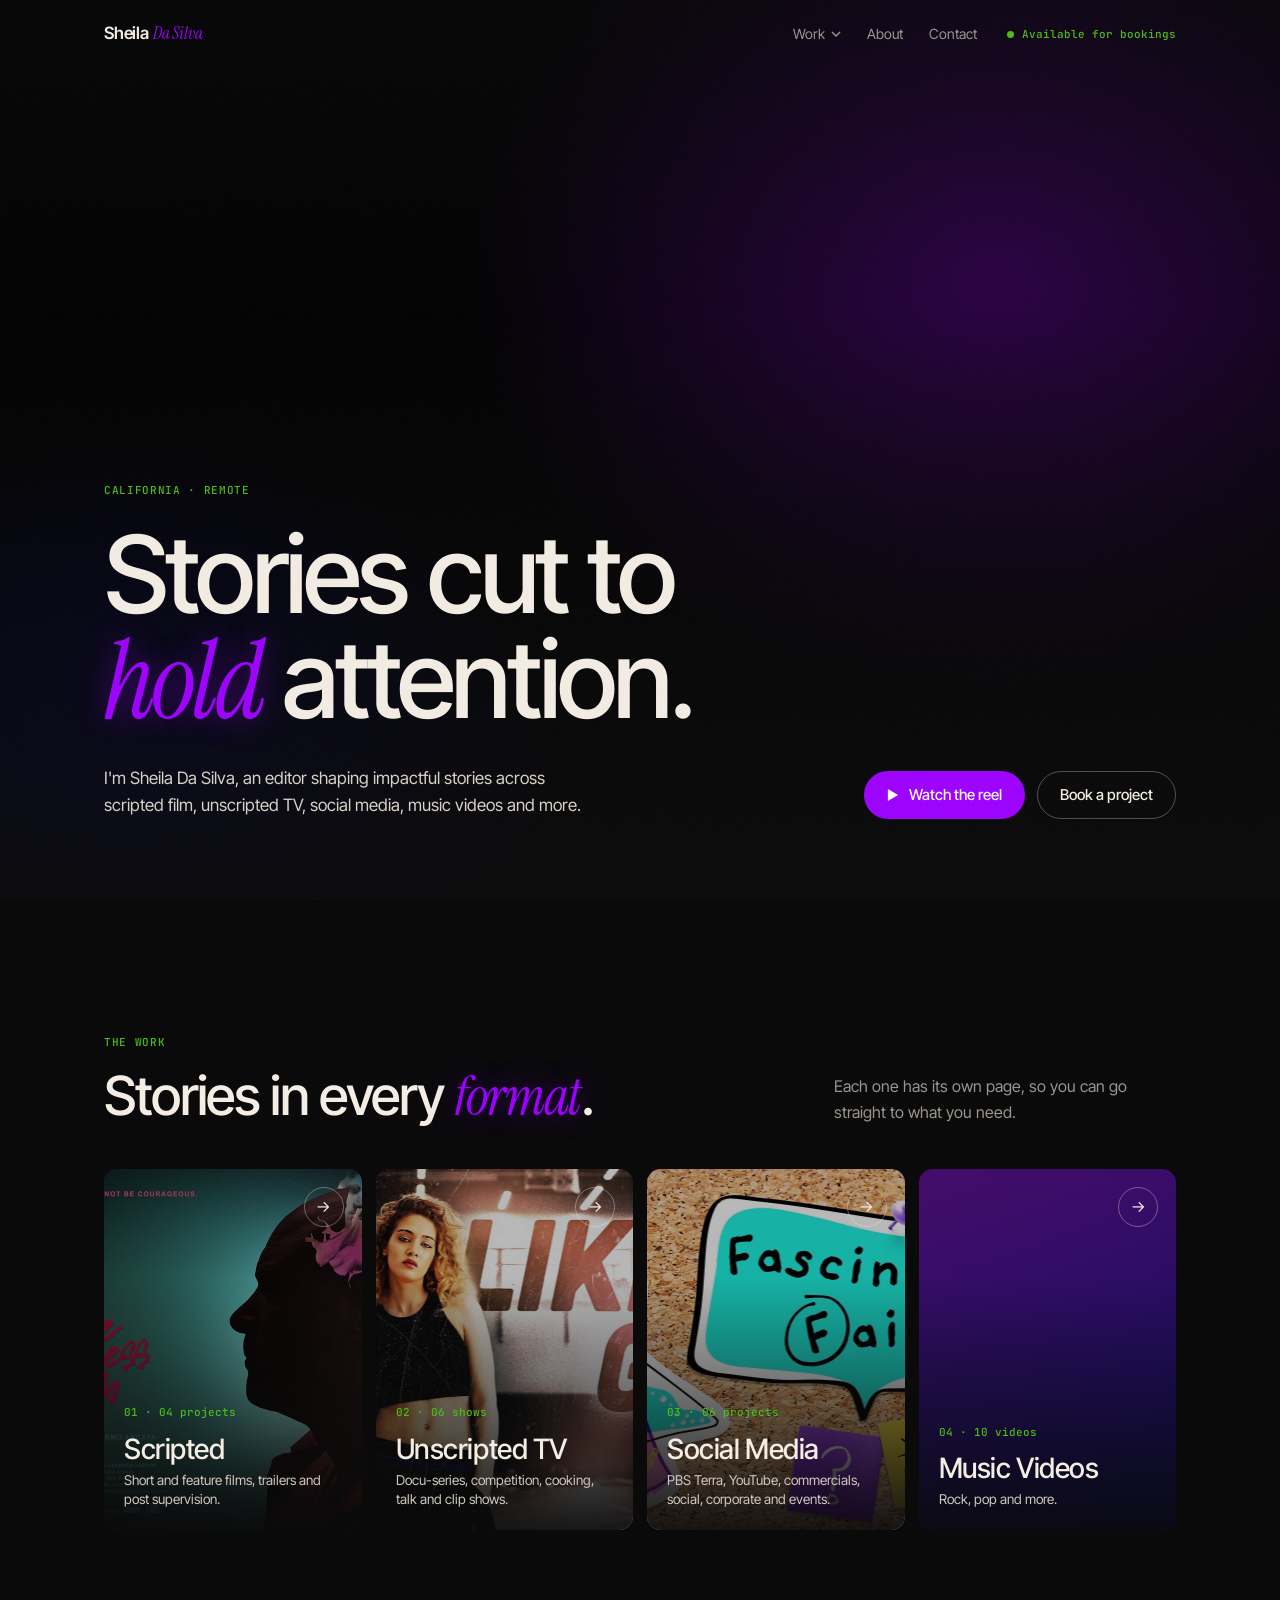
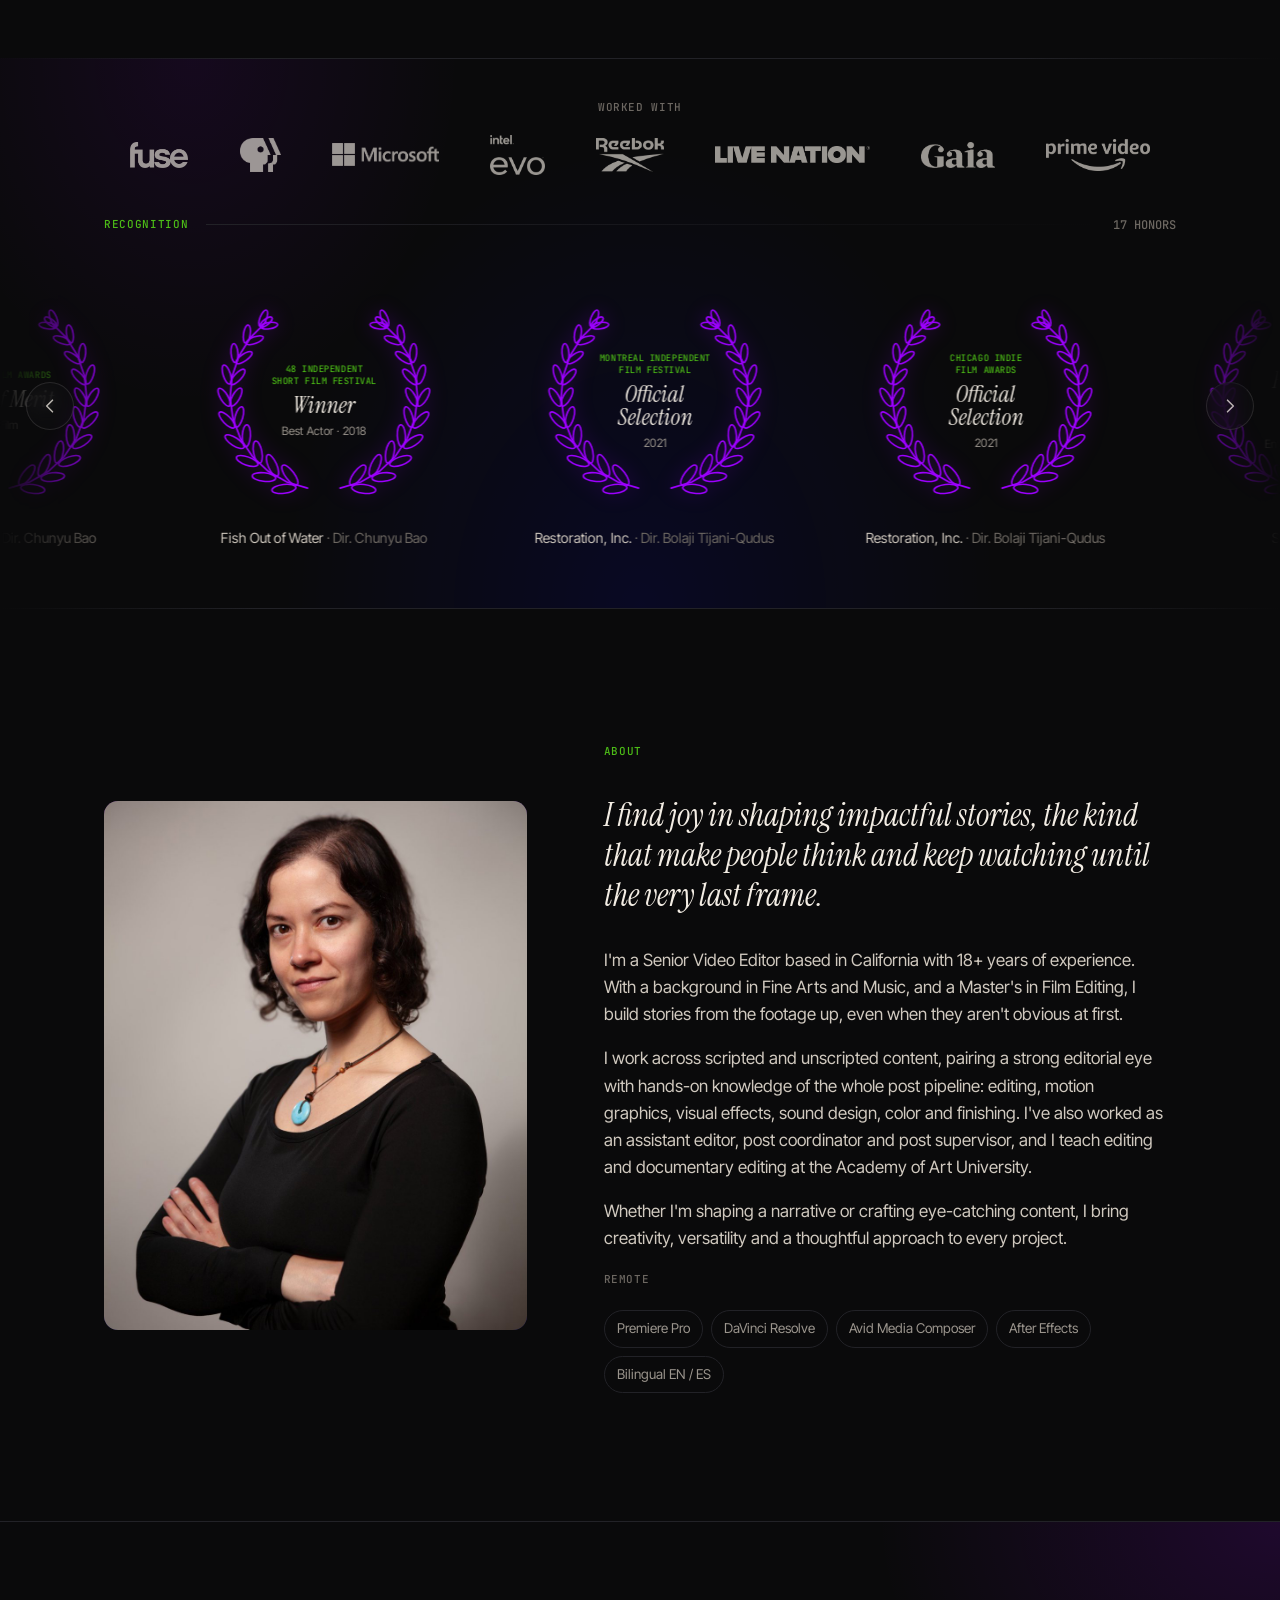
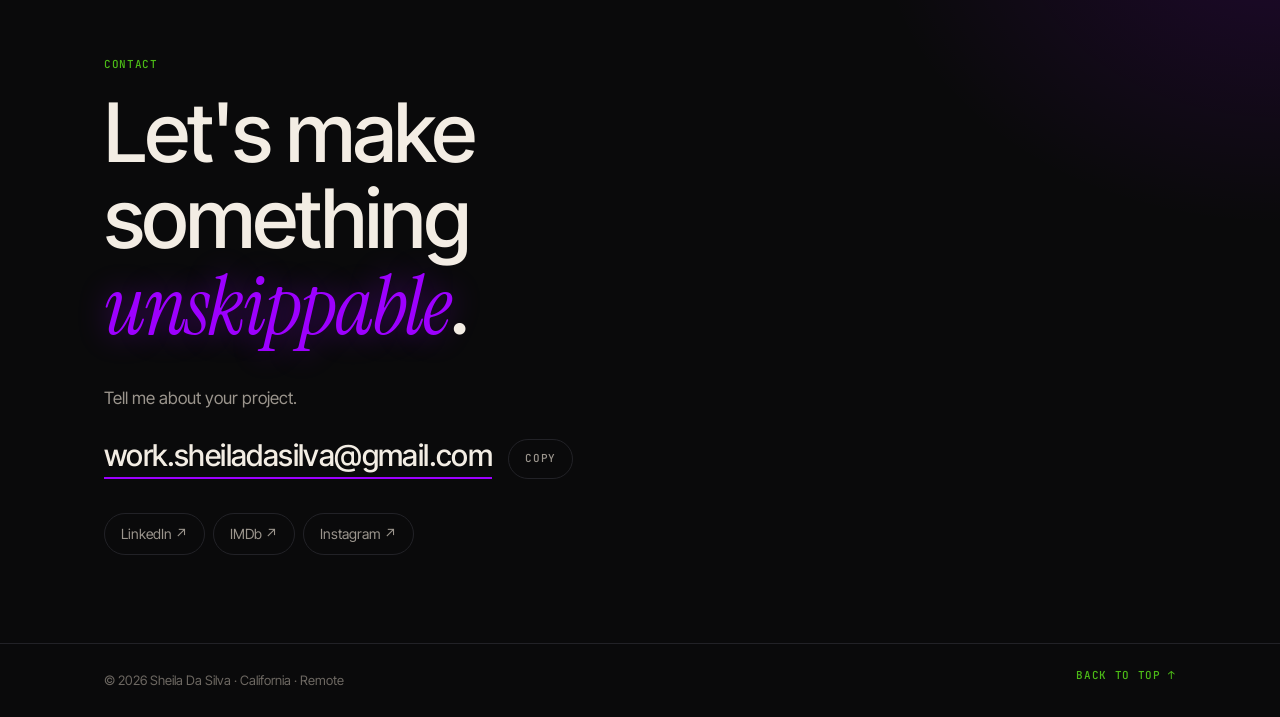
<file: index.html>
<!DOCTYPE html>
<html lang="en">
<head>
<meta charset="utf-8">
<meta name="viewport" content="width=device-width, initial-scale=1">
<title>Sheila Da Silva — Video Editor</title>
<meta name="description" content="Sheila Da Silva — video editor for scripted film, unscripted TV, social media and music videos. California and remote.">
<link rel="preconnect" href="https://fonts.googleapis.com">
<link rel="preconnect" href="https://fonts.gstatic.com" crossorigin>
<link href="https://fonts.googleapis.com/css2?family=Inter+Tight:wght@300;400;500;600&family=Instrument+Serif:ital@0;1&family=JetBrains+Mono:wght@400;500&display=swap" rel="stylesheet">
<link rel="stylesheet" href="assets/site.css">
</head>
<body data-page="home">
<div class="grain" aria-hidden="true"></div>
<div class="playhead" id="playhead" aria-hidden="true"></div>
<nav>
  <div class="wrap nav-in">
    <a class="logo" href="index.html">Sheila <span>Da Silva</span></a>
    <div class="links">
      <div class="dd">
        <button aria-expanded="false" aria-haspopup="true">Work <svg viewBox="0 0 10 6" fill="none" stroke="currentColor" stroke-width="1.5"><path d="M1 1l4 4 4-4"/></svg></button>
        <div class="menu" role="menu"><a href="scripted.html" data-cat="scripted">Scripted<span data-count="scripted"></span></a><a href="unscripted.html" data-cat="unscripted">Unscripted TV<span data-count="unscripted"></span></a><a href="social-media.html" data-cat="digital">Social Media<span data-count="digital"></span></a><a href="music.html" data-cat="music">Music Videos<span data-count="music"></span></a></div>
      </div>
      <a href="index.html#about">About</a>
      <a href="index.html#contact">Contact</a>
    </div>
    <a class="pill" href="index.html#contact"><i class="dot"></i>Available for bookings</a>
    <button class="burger" id="burger" aria-label="Open menu" aria-expanded="false"><i></i><i></i></button>
  </div>
</nav>
<div class="mmenu">
  <a href="index.html">Home</a>
  <a href="scripted.html">Work</a>
  <div class="sub"><a href="scripted.html" data-cat="scripted">Scripted</a><a href="unscripted.html" data-cat="unscripted">Unscripted TV</a><a href="social-media.html" data-cat="digital">Social Media</a><a href="music.html" data-cat="music">Music Videos</a></div>
  <a href="index.html#about">About</a>
  <a href="index.html#contact">Contact</a>
  <a class="pill" href="index.html#contact"><i class="dot"></i>Available for bookings</a>
</div>
<header class="hero" id="top">
  <div class="hero-bg">
    <iframe src="https://player.vimeo.com/video/905389708?background=1&autoplay=1&loop=1&muted=1&dnt=1" title="Editor reel (background)" allow="autoplay; fullscreen" tabindex="-1" aria-hidden="true"></iframe>
  </div>
  <div class="wrap hero-in">
    <span class="label">California · Remote</span>
    <h1>Stories cut to <em>hold</em> attention.</h1>
    <div class="hero-row">
      <p>I'm Sheila Da Silva, an editor shaping impactful stories across scripted film, unscripted TV, social media, music videos and more.</p>
      <div class="ctas">
        <button class="btn btn-p" id="watchReel"><svg viewBox="0 0 12 14"><path d="M0 0l12 7-12 7z"/></svg>Watch the reel</button>
        <a class="btn btn-g" href="#contact">Book a project</a>
      </div>
    </div>
  </div>
</header>

<section class="doors-sec" id="work">
  <div class="wrap">
    <div class="doors-head">
      <div><span class="label">The work</span><h2>Stories in every <em>format</em>.</h2></div>
      <p>Each one has its own page, so you can go straight to what you need.</p>
    </div>
    <div class="doors" id="doors"></div>
  </div>
</section>

<section class="recog" aria-labelledby="recogTitle">
  <svg width="0" height="0" style="position:absolute" aria-hidden="true"><symbol id="laurel" viewBox="0 0 240 240"><path d="M104.4,204.6 L84.5,198.7 L66.6,188.4 L51.5,174.3 L40.0,157.1 L32.7,137.8 L30.0,117.3 L32.1,96.7 L38.8,77.1 L49.9,59.6 L64.6,45.1" fill="none" stroke="currentColor" stroke-width="1.6" stroke-linecap="round"/><ellipse cx="81.7" cy="205.3" rx="11.6" ry="4.3" transform="rotate(173.2 81.7 205.3)" fill="none" stroke="currentColor" stroke-width="1.5"/><ellipse cx="87.4" cy="192.1" rx="11.6" ry="4.3" transform="rotate(233.2 87.4 192.1)" fill="none" stroke="currentColor" stroke-width="1.5"/><ellipse cx="62.5" cy="194.0" rx="11.3" ry="4.1" transform="rotate(186.4 62.5 194.0)" fill="none" stroke="currentColor" stroke-width="1.5"/><ellipse cx="70.7" cy="182.9" rx="11.3" ry="4.1" transform="rotate(246.4 70.7 182.9)" fill="none" stroke="currentColor" stroke-width="1.5"/><ellipse cx="46.4" cy="178.6" rx="10.9" ry="4.0" transform="rotate(199.6 46.4 178.6)" fill="none" stroke="currentColor" stroke-width="1.5"/><ellipse cx="56.5" cy="170.1" rx="10.9" ry="4.0" transform="rotate(259.6 56.5 170.1)" fill="none" stroke="currentColor" stroke-width="1.5"/><ellipse cx="34.3" cy="160.0" rx="10.6" ry="3.9" transform="rotate(212.8 34.3 160.0)" fill="none" stroke="currentColor" stroke-width="1.5"/><ellipse cx="45.6" cy="154.3" rx="10.6" ry="3.9" transform="rotate(272.8 45.6 154.3)" fill="none" stroke="currentColor" stroke-width="1.5"/><ellipse cx="26.9" cy="139.2" rx="10.2" ry="3.7" transform="rotate(226.0 26.9 139.2)" fill="none" stroke="currentColor" stroke-width="1.5"/><ellipse cx="38.5" cy="136.3" rx="10.2" ry="3.7" transform="rotate(286.0 38.5 136.3)" fill="none" stroke="currentColor" stroke-width="1.5"/><ellipse cx="24.3" cy="117.3" rx="9.8" ry="3.6" transform="rotate(239.2 24.3 117.3)" fill="none" stroke="currentColor" stroke-width="1.5"/><ellipse cx="35.7" cy="117.2" rx="9.8" ry="3.6" transform="rotate(299.2 35.7 117.2)" fill="none" stroke="currentColor" stroke-width="1.5"/><ellipse cx="26.8" cy="95.5" rx="9.5" ry="3.5" transform="rotate(252.4 26.8 95.5)" fill="none" stroke="currentColor" stroke-width="1.5"/><ellipse cx="37.4" cy="97.8" rx="9.5" ry="3.5" transform="rotate(312.4 37.4 97.8)" fill="none" stroke="currentColor" stroke-width="1.5"/><ellipse cx="34.2" cy="74.9" rx="9.1" ry="3.3" transform="rotate(265.6 34.2 74.9)" fill="none" stroke="currentColor" stroke-width="1.5"/><ellipse cx="43.4" cy="79.3" rx="9.1" ry="3.3" transform="rotate(325.6 43.4 79.3)" fill="none" stroke="currentColor" stroke-width="1.5"/><ellipse cx="46.1" cy="56.6" rx="8.8" ry="3.2" transform="rotate(278.8 46.1 56.6)" fill="none" stroke="currentColor" stroke-width="1.5"/><ellipse cx="53.6" cy="62.6" rx="8.8" ry="3.2" transform="rotate(338.8 53.6 62.6)" fill="none" stroke="currentColor" stroke-width="1.5"/><ellipse cx="61.8" cy="41.5" rx="8.4" ry="3.1" transform="rotate(292.0 61.8 41.5)" fill="none" stroke="currentColor" stroke-width="1.5"/><ellipse cx="67.4" cy="48.6" rx="8.4" ry="3.1" transform="rotate(352.0 67.4 48.6)" fill="none" stroke="currentColor" stroke-width="1.5"/><ellipse cx="64.6" cy="45.1" rx="7" ry="2.8" transform="rotate(322.0 64.6 45.1)" fill="none" stroke="currentColor" stroke-width="1.5"/><path d="M135.6,204.6 L155.5,198.7 L173.4,188.4 L188.5,174.3 L200.0,157.1 L207.3,137.8 L210.0,117.3 L207.9,96.7 L201.2,77.1 L190.1,59.6 L175.4,45.1" fill="none" stroke="currentColor" stroke-width="1.6" stroke-linecap="round"/><ellipse cx="158.3" cy="205.3" rx="11.6" ry="4.3" transform="rotate(6.8 158.3 205.3)" fill="none" stroke="currentColor" stroke-width="1.5"/><ellipse cx="152.6" cy="192.1" rx="11.6" ry="4.3" transform="rotate(-53.2 152.6 192.1)" fill="none" stroke="currentColor" stroke-width="1.5"/><ellipse cx="177.5" cy="194.0" rx="11.3" ry="4.1" transform="rotate(-6.4 177.5 194.0)" fill="none" stroke="currentColor" stroke-width="1.5"/><ellipse cx="169.3" cy="182.9" rx="11.3" ry="4.1" transform="rotate(-66.4 169.3 182.9)" fill="none" stroke="currentColor" stroke-width="1.5"/><ellipse cx="193.6" cy="178.6" rx="10.9" ry="4.0" transform="rotate(-19.6 193.6 178.6)" fill="none" stroke="currentColor" stroke-width="1.5"/><ellipse cx="183.5" cy="170.1" rx="10.9" ry="4.0" transform="rotate(-79.6 183.5 170.1)" fill="none" stroke="currentColor" stroke-width="1.5"/><ellipse cx="205.7" cy="160.0" rx="10.6" ry="3.9" transform="rotate(-32.8 205.7 160.0)" fill="none" stroke="currentColor" stroke-width="1.5"/><ellipse cx="194.4" cy="154.3" rx="10.6" ry="3.9" transform="rotate(-92.8 194.4 154.3)" fill="none" stroke="currentColor" stroke-width="1.5"/><ellipse cx="213.1" cy="139.2" rx="10.2" ry="3.7" transform="rotate(-46.0 213.1 139.2)" fill="none" stroke="currentColor" stroke-width="1.5"/><ellipse cx="201.5" cy="136.3" rx="10.2" ry="3.7" transform="rotate(-106.0 201.5 136.3)" fill="none" stroke="currentColor" stroke-width="1.5"/><ellipse cx="215.7" cy="117.3" rx="9.8" ry="3.6" transform="rotate(-59.2 215.7 117.3)" fill="none" stroke="currentColor" stroke-width="1.5"/><ellipse cx="204.3" cy="117.2" rx="9.8" ry="3.6" transform="rotate(-119.2 204.3 117.2)" fill="none" stroke="currentColor" stroke-width="1.5"/><ellipse cx="213.2" cy="95.5" rx="9.5" ry="3.5" transform="rotate(-72.4 213.2 95.5)" fill="none" stroke="currentColor" stroke-width="1.5"/><ellipse cx="202.6" cy="97.8" rx="9.5" ry="3.5" transform="rotate(-132.4 202.6 97.8)" fill="none" stroke="currentColor" stroke-width="1.5"/><ellipse cx="205.8" cy="74.9" rx="9.1" ry="3.3" transform="rotate(-85.6 205.8 74.9)" fill="none" stroke="currentColor" stroke-width="1.5"/><ellipse cx="196.6" cy="79.3" rx="9.1" ry="3.3" transform="rotate(-145.6 196.6 79.3)" fill="none" stroke="currentColor" stroke-width="1.5"/><ellipse cx="193.9" cy="56.6" rx="8.8" ry="3.2" transform="rotate(-98.8 193.9 56.6)" fill="none" stroke="currentColor" stroke-width="1.5"/><ellipse cx="186.4" cy="62.6" rx="8.8" ry="3.2" transform="rotate(-158.8 186.4 62.6)" fill="none" stroke="currentColor" stroke-width="1.5"/><ellipse cx="178.2" cy="41.5" rx="8.4" ry="3.1" transform="rotate(-112.0 178.2 41.5)" fill="none" stroke="currentColor" stroke-width="1.5"/><ellipse cx="172.6" cy="48.6" rx="8.4" ry="3.1" transform="rotate(-172.0 172.6 48.6)" fill="none" stroke="currentColor" stroke-width="1.5"/><ellipse cx="175.4" cy="45.1" rx="7" ry="2.8" transform="rotate(-142.0 175.4 45.1)" fill="none" stroke="currentColor" stroke-width="1.5"/></symbol></svg>
  <div class="wrap clients-in">
    <span class="label" id="clientsTitle">Worked with</span>
    <div class="logos">
      <img src="images/clients/fuse.png" alt="Fuse" class="lg-fuse" loading="lazy">
      <img src="images/clients/pbs.png" alt="PBS" class="lg-pbs" loading="lazy">
      <img src="images/clients/microsoft.png" alt="Microsoft" class="lg-ms" loading="lazy">
      <img src="images/clients/intel-evo.png" alt="Intel Evo" class="lg-evo" loading="lazy">
      <img src="images/clients/reebok.png" alt="Reebok" class="lg-reebok" loading="lazy">
      <img src="images/clients/live-nation.png" alt="Live Nation" class="lg-ln" loading="lazy">
      <img src="images/clients/gaia.png" alt="Gaia" class="lg-gaia" loading="lazy">
      <img src="images/clients/prime-video.png" alt="Prime Video" class="lg-prime" loading="lazy">
    </div>
  </div>
  <div class="wrap recog-head"><span class="label" id="recogTitle">Recognition</span><span class="rule" aria-hidden="true"></span><span class="count" id="awardCount"></span></div>
  <div class="marquee-wrap" id="awardWrap">
    <div class="marquee" id="awardMarquee"><div class="track" id="awardTrack"></div></div>
    <button class="m-arrow prev" id="awardPrev" aria-label="Previous awards"><svg viewBox="0 0 24 24" aria-hidden="true"><path d="M15 5l-7 7 7 7"/></svg></button>
    <button class="m-arrow next" id="awardNext" aria-label="Next awards"><svg viewBox="0 0 24 24" aria-hidden="true"><path d="M9 5l7 7-7 7"/></svg></button>
  </div>
</section>

<section class="about" id="about">
  <div class="wrap">
    <div class="photo rise">
      <img src="images/sheila.jpg" alt="Portrait of Sheila Da Silva" width="960" height="1200" loading="lazy">
    </div>
    <div class="rise">
      <span class="label">About</span>
      <p class="lead">I find joy in shaping impactful stories, the kind that make people think and keep watching until the very last frame.</p>
      <p>I'm a Senior Video Editor based in California with 18+ years of experience. With a background in Fine Arts and Music, and a Master's in Film Editing, I build stories from the footage up, even when they aren't obvious at first.</p>
      <p>I work across scripted and unscripted content, pairing a strong editorial eye with hands-on knowledge of the whole post pipeline: editing, motion graphics, visual effects, sound design, color and finishing. I've also worked as an assistant editor, post coordinator and post supervisor, and I teach editing and documentary editing at the Academy of Art University.</p>
      <p>Whether I'm shaping a narrative or crafting eye-catching content, I bring creativity, versatility and a thoughtful approach to every project.</p>
      <p class="avail">Remote</p>
      <div class="chips"><span>Premiere Pro</span><span>DaVinci Resolve</span><span>Avid Media Composer</span><span>After Effects</span><span>Bilingual EN / ES</span></div>
    </div>
  </div>
</section>

<section class="contact" id="contact">
  <div class="wrap">
    <span class="label">Contact</span>
    <h2>Let's make something <em>unskippable</em>.</h2>
    <div class="c-solo">
      <p>Tell me about your project.</p>
      <div class="mail-row">
        <a class="mail" id="mailLink" href="mailto:work.sheiladasilva@gmail.com">work.sheiladasilva@gmail.com</a>
        <button class="copy" id="copyMail" type="button" aria-label="Copy email address">Copy</button>
      </div>
      <div class="social">
        <a href="https://www.linkedin.com/in/sheiladasilva/" target="_blank" rel="noopener">LinkedIn ↗</a>
        <a href="https://www.imdb.com/name/nm10146555/" target="_blank" rel="noopener">IMDb ↗</a>
        <a href="https://www.instagram.com/sheiladpicsart/" target="_blank" rel="noopener">Instagram ↗</a>
      </div>
    </div>
  </div>
</section>

<div class="tabbar" role="navigation" aria-label="Main">
  <a href="index.html" data-tab="home"><svg viewBox="0 0 24 24" aria-hidden="true"><path d="M3 10.5 12 3l9 7.5V20a1 1 0 0 1-1 1h-5v-6h-6v6H4a1 1 0 0 1-1-1z"/></svg><span>Home</span></a>
  <button type="button" data-tab="work" aria-expanded="false" aria-controls="sheet"><svg viewBox="0 0 24 24" aria-hidden="true"><rect x="3" y="4" width="18" height="16" rx="2"/><path d="M3 9h18M8 4v5M16 4v5"/></svg><span>Work</span></button>
  <button type="button" data-tab="reel" class="tab-reel" aria-label="Watch the reel"><svg viewBox="0 0 24 24" aria-hidden="true"><circle cx="12" cy="12" r="9"/><path d="m10 8.5 5 3.5-5 3.5z" fill="currentColor"/></svg><span>Reel</span></button>
  <a href="index.html#about" data-tab="about"><svg viewBox="0 0 24 24" aria-hidden="true"><circle cx="12" cy="8" r="4"/><path d="M4 21c1.5-4 4.5-6 8-6s6.5 2 8 6"/></svg><span>About</span></a>
  <a href="index.html#contact" data-tab="contact"><svg viewBox="0 0 24 24" aria-hidden="true"><rect x="3" y="5" width="18" height="14" rx="2"/><path d="m3.5 6.5 8.5 7 8.5-7"/></svg><span>Contact</span></a>
</div>
<div class="sheet-bg" id="sheetBg"></div>
<div class="sheet" id="sheet" role="dialog" aria-label="Work categories">
  <span class="grab" aria-hidden="true"></span>
  <span class="label">The work</span>
  <a href="scripted.html" data-cat="scripted"><svg viewBox="0 0 24 24" aria-hidden="true"><path d="M4 8h16v12H4zM4 8l3-4h13l-3 4M9 4l-2 4M15 4l-2 4"/></svg><b>Scripted</b><i data-count="scripted"></i></a>
  <a href="unscripted.html" data-cat="unscripted"><svg viewBox="0 0 24 24" aria-hidden="true"><rect x="3" y="6" width="18" height="12" rx="2"/><path d="M8 21h8M12 18v3"/></svg><b>Unscripted TV</b><i data-count="unscripted"></i></a>
  <a href="social-media.html" data-cat="digital"><svg viewBox="0 0 24 24" aria-hidden="true"><rect x="7" y="2.5" width="10" height="19" rx="2.5"/><path d="M11 18.5h2"/></svg><b>Social Media</b><i data-count="digital"></i></a>
  <a href="music.html" data-cat="music"><svg viewBox="0 0 24 24" aria-hidden="true"><path d="M9 18V5l11-2v13"/><circle cx="6.5" cy="18" r="2.5"/><circle cx="17.5" cy="16" r="2.5"/></svg><b>Music Videos</b><i data-count="music"></i></a>
</div>
<footer><div class="wrap"><span>© <span id="yr"></span> Sheila Da Silva · California · Remote</span><a href="#" class="label">Back to top ↑</a></div></footer>

<div class="lb" id="lb" role="dialog" aria-modal="true" aria-labelledby="lbTitle">
  <div class="lb-in">
    <button class="lb-close" id="lbClose" aria-label="Close player">✕</button>
    <div class="lb-grid">
      <div class="lb-left">
        <div class="screen" id="lbScreen"></div>
        <div class="lb-clips" id="lbClipsWrap">
          <div class="lb-clips-head"><span class="label" id="lbClipCount"></span><span class="navbtns"><button id="lbPrev" aria-label="Previous clip">←</button><button id="lbNext" aria-label="Next clip">→</button></span></div>
          <div class="strip" id="lbStrip"></div>
        </div>
      </div>
      <aside class="lb-info">
        <span class="label" id="lbKind"></span>
        <h3 id="lbTitle"></h3>
        <div class="now" id="lbNow"></div>
        <div class="role" id="lbRole"></div>
        <div class="awards" id="lbAwards"></div>
        <dl class="facts" id="lbFacts"></dl>
        <div class="desc" id="lbDesc"></div>
        <div class="lb-link" id="lbLink"></div>
      </aside>
    </div>
  </div>
</div>
<script src="assets/data.js"></script>
<script src="assets/app.js"></script>
</body>
</html>
</file>
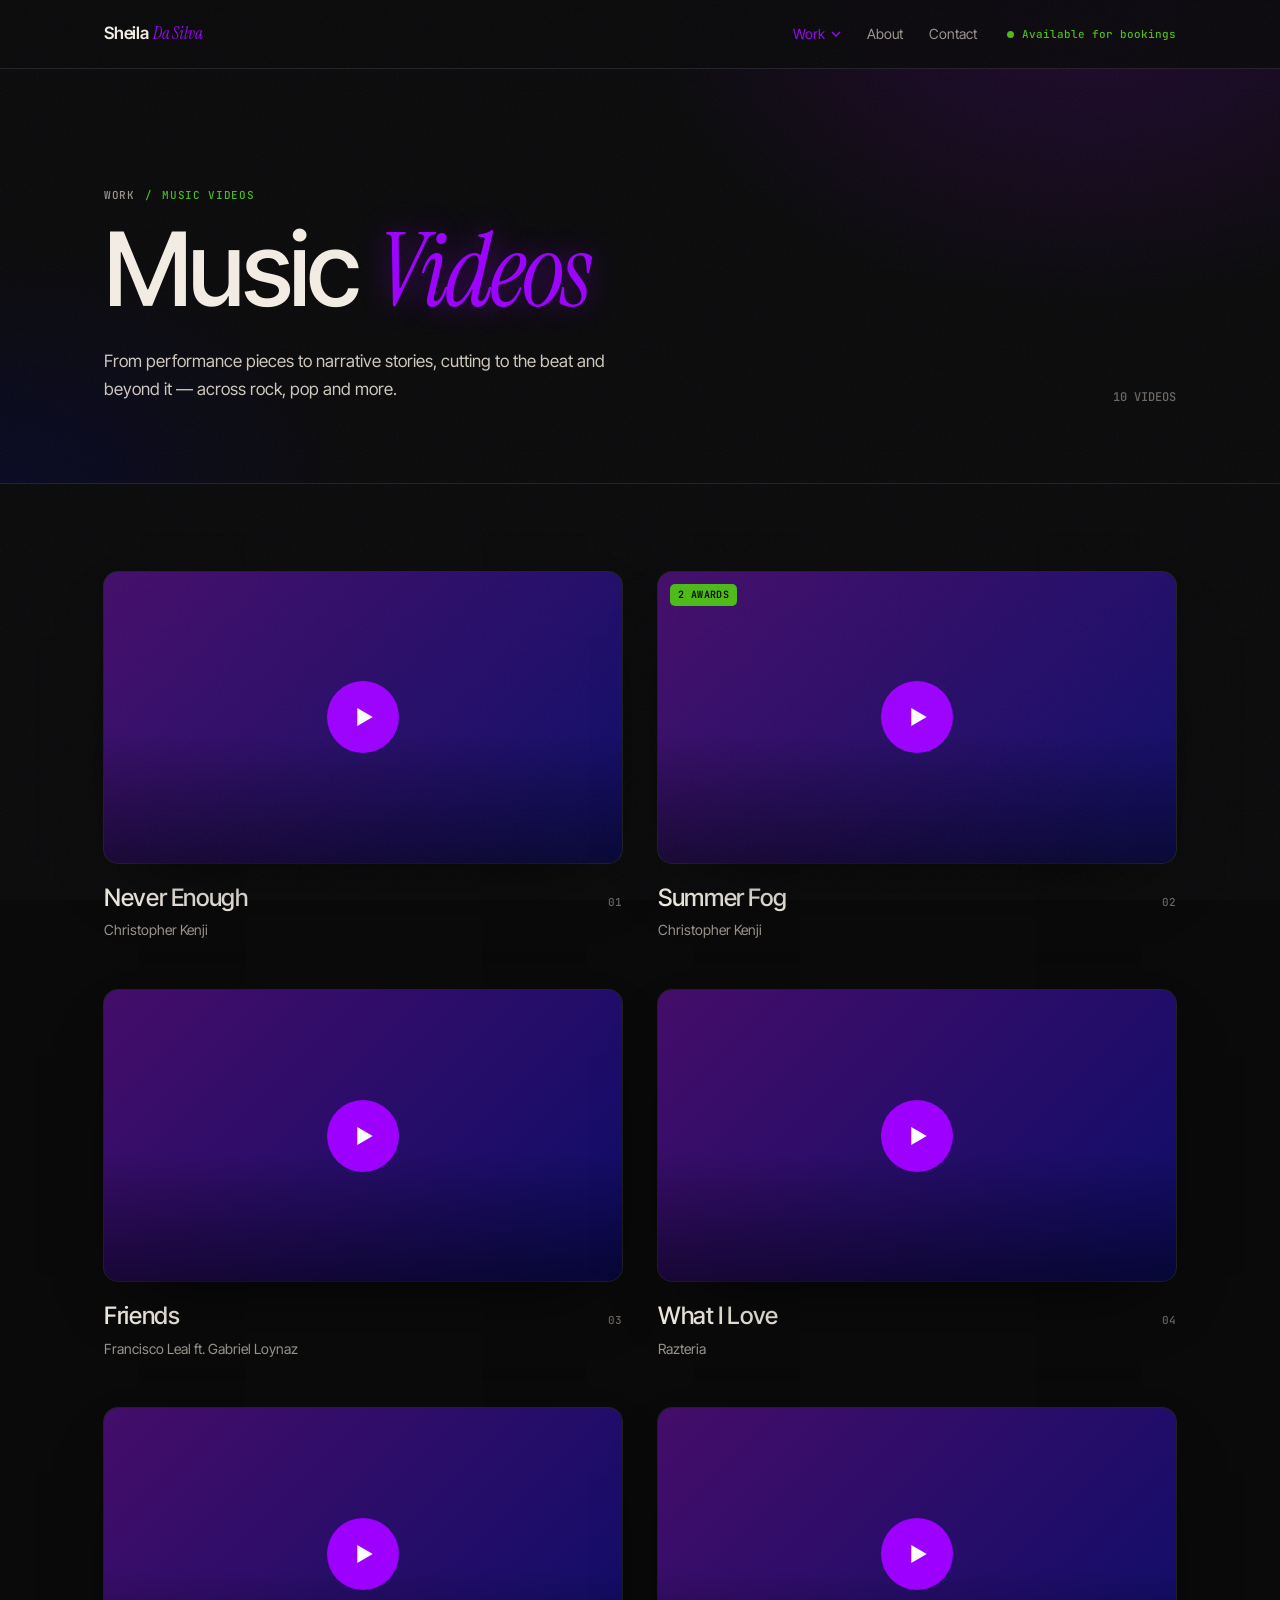
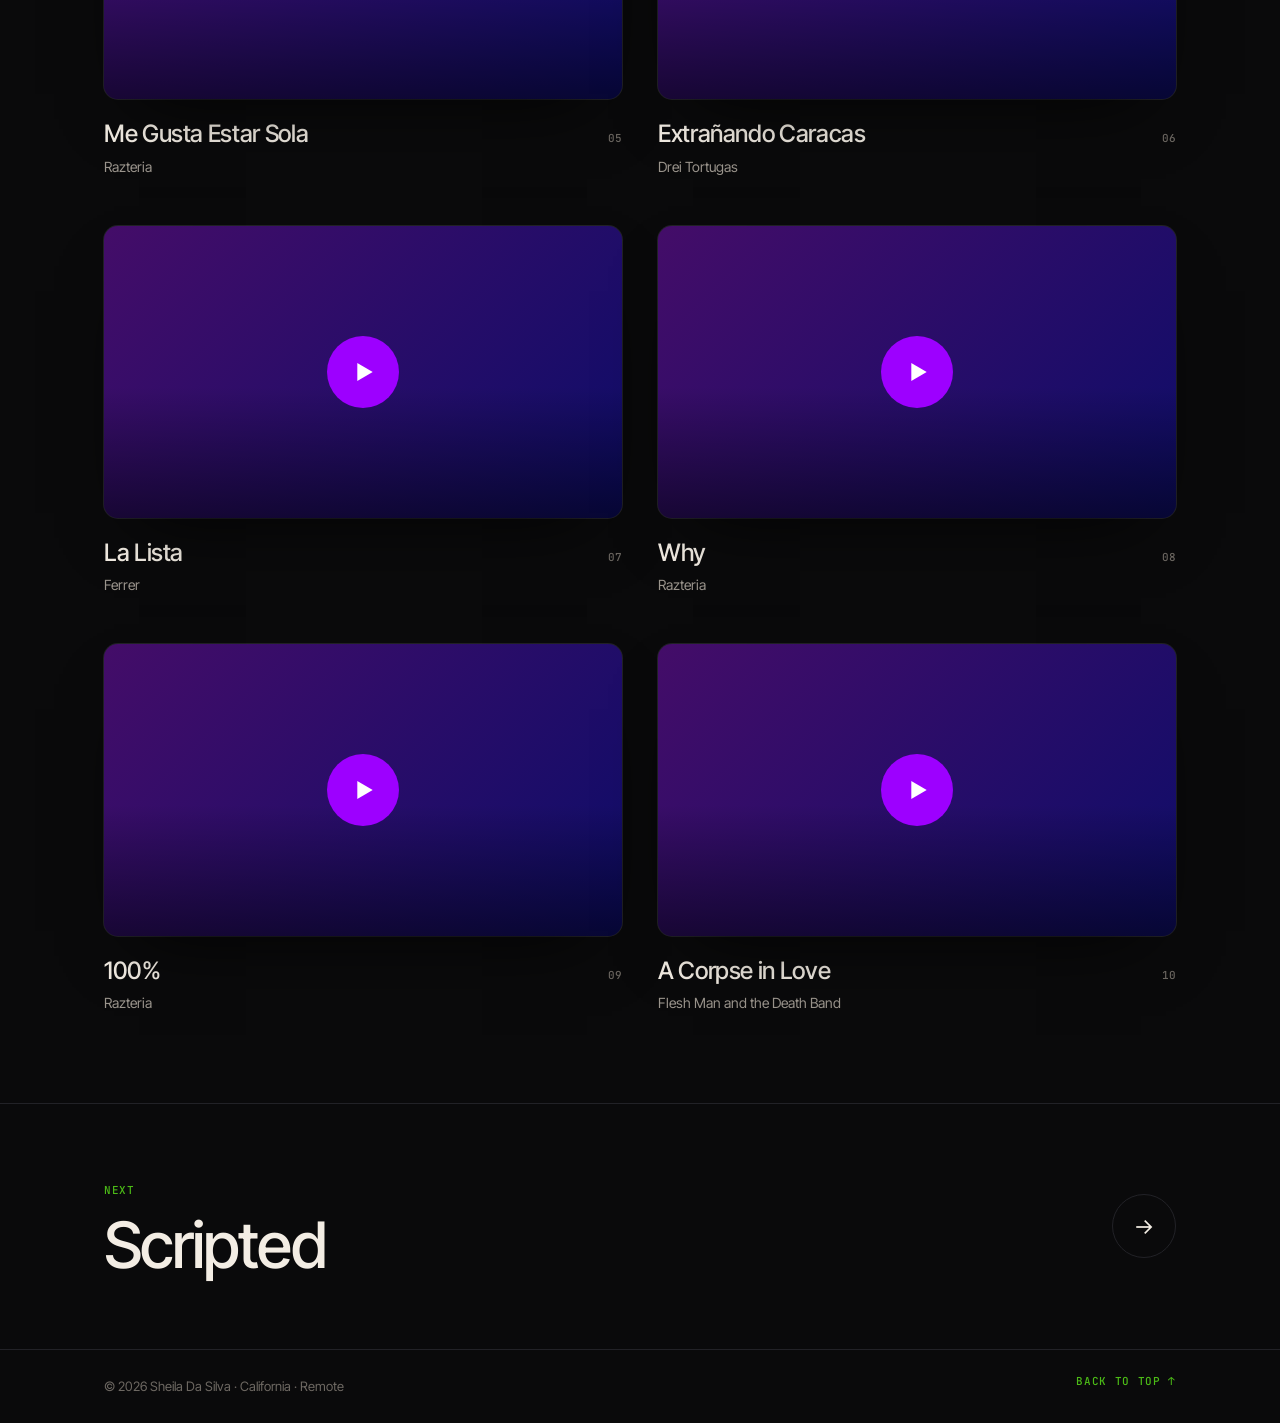
<file: music.html>
<!DOCTYPE html>
<html lang="en">
<head>
<meta charset="utf-8">
<meta name="viewport" content="width=device-width, initial-scale=1">
<title>Music Videos — Sheila Da Silva, Video Editor</title>
<meta name="description" content="Music Videos work edited by Sheila Da Silva. From performance pieces to narrative stories, cutting to the beat and beyond it — across rock, pop and more.">
<link rel="preconnect" href="https://fonts.googleapis.com">
<link rel="preconnect" href="https://fonts.gstatic.com" crossorigin>
<link href="https://fonts.googleapis.com/css2?family=Inter+Tight:wght@300;400;500;600&family=Instrument+Serif:ital@0;1&family=JetBrains+Mono:wght@400;500&display=swap" rel="stylesheet">
<link rel="stylesheet" href="assets/site.css">
</head>
<body data-page="music" class="inner">
<div class="grain" aria-hidden="true"></div>
<div class="playhead" id="playhead" aria-hidden="true"></div>
<nav>
  <div class="wrap nav-in">
    <a class="logo" href="index.html">Sheila <span>Da Silva</span></a>
    <div class="links">
      <div class="dd">
        <button aria-expanded="false" aria-haspopup="true">Work <svg viewBox="0 0 10 6" fill="none" stroke="currentColor" stroke-width="1.5"><path d="M1 1l4 4 4-4"/></svg></button>
        <div class="menu" role="menu"><a href="scripted.html" data-cat="scripted">Scripted<span data-count="scripted"></span></a><a href="unscripted.html" data-cat="unscripted">Unscripted TV<span data-count="unscripted"></span></a><a href="social-media.html" data-cat="digital">Social Media<span data-count="digital"></span></a><a href="music.html" data-cat="music">Music Videos<span data-count="music"></span></a></div>
      </div>
      <a href="index.html#about">About</a>
      <a href="index.html#contact">Contact</a>
    </div>
    <a class="pill" href="index.html#contact"><i class="dot"></i>Available for bookings</a>
    <button class="burger" id="burger" aria-label="Open menu" aria-expanded="false"><i></i><i></i></button>
  </div>
</nav>
<div class="mmenu">
  <a href="index.html">Home</a>
  <a href="scripted.html">Work</a>
  <div class="sub"><a href="scripted.html" data-cat="scripted">Scripted</a><a href="unscripted.html" data-cat="unscripted">Unscripted TV</a><a href="social-media.html" data-cat="digital">Social Media</a><a href="music.html" data-cat="music">Music Videos</a></div>
  <a href="index.html#about">About</a>
  <a href="index.html#contact">Contact</a>
  <a class="pill" href="index.html#contact"><i class="dot"></i>Available for bookings</a>
</div>
<header class="page-head">
  <div class="wrap">
    <div class="crumb label"><a href="index.html#work">Work</a><span>/</span><span>Music Videos</span></div>
    <h1>Music <em>Videos</em></h1>
    <div class="intro"><p>From performance pieces to narrative stories, cutting to the beat and beyond it — across rock, pop and more.</p><span class="count" id="count"></span></div>
    <div class="index" id="index"></div>
  </div>
</header>
<main class="wrap"><div id="list"></div></main>
<section class="next"><div class="wrap" id="next"></div></section>

<div class="tabbar" role="navigation" aria-label="Main">
  <a href="index.html" data-tab="home"><svg viewBox="0 0 24 24" aria-hidden="true"><path d="M3 10.5 12 3l9 7.5V20a1 1 0 0 1-1 1h-5v-6h-6v6H4a1 1 0 0 1-1-1z"/></svg><span>Home</span></a>
  <button type="button" data-tab="work" aria-expanded="false" aria-controls="sheet"><svg viewBox="0 0 24 24" aria-hidden="true"><rect x="3" y="4" width="18" height="16" rx="2"/><path d="M3 9h18M8 4v5M16 4v5"/></svg><span>Work</span></button>
  <button type="button" data-tab="reel" class="tab-reel" aria-label="Watch the reel"><svg viewBox="0 0 24 24" aria-hidden="true"><circle cx="12" cy="12" r="9"/><path d="m10 8.5 5 3.5-5 3.5z" fill="currentColor"/></svg><span>Reel</span></button>
  <a href="index.html#about" data-tab="about"><svg viewBox="0 0 24 24" aria-hidden="true"><circle cx="12" cy="8" r="4"/><path d="M4 21c1.5-4 4.5-6 8-6s6.5 2 8 6"/></svg><span>About</span></a>
  <a href="index.html#contact" data-tab="contact"><svg viewBox="0 0 24 24" aria-hidden="true"><rect x="3" y="5" width="18" height="14" rx="2"/><path d="m3.5 6.5 8.5 7 8.5-7"/></svg><span>Contact</span></a>
</div>
<div class="sheet-bg" id="sheetBg"></div>
<div class="sheet" id="sheet" role="dialog" aria-label="Work categories">
  <span class="grab" aria-hidden="true"></span>
  <span class="label">The work</span>
  <a href="scripted.html" data-cat="scripted"><svg viewBox="0 0 24 24" aria-hidden="true"><path d="M4 8h16v12H4zM4 8l3-4h13l-3 4M9 4l-2 4M15 4l-2 4"/></svg><b>Scripted</b><i data-count="scripted"></i></a>
  <a href="unscripted.html" data-cat="unscripted"><svg viewBox="0 0 24 24" aria-hidden="true"><rect x="3" y="6" width="18" height="12" rx="2"/><path d="M8 21h8M12 18v3"/></svg><b>Unscripted TV</b><i data-count="unscripted"></i></a>
  <a href="social-media.html" data-cat="digital"><svg viewBox="0 0 24 24" aria-hidden="true"><rect x="7" y="2.5" width="10" height="19" rx="2.5"/><path d="M11 18.5h2"/></svg><b>Social Media</b><i data-count="digital"></i></a>
  <a href="music.html" data-cat="music"><svg viewBox="0 0 24 24" aria-hidden="true"><path d="M9 18V5l11-2v13"/><circle cx="6.5" cy="18" r="2.5"/><circle cx="17.5" cy="16" r="2.5"/></svg><b>Music Videos</b><i data-count="music"></i></a>
</div>
<footer><div class="wrap"><span>© <span id="yr"></span> Sheila Da Silva · California · Remote</span><a href="#" class="label">Back to top ↑</a></div></footer>

<div class="lb" id="lb" role="dialog" aria-modal="true" aria-labelledby="lbTitle">
  <div class="lb-in">
    <button class="lb-close" id="lbClose" aria-label="Close player">✕</button>
    <div class="lb-grid">
      <div class="lb-left">
        <div class="screen" id="lbScreen"></div>
        <div class="lb-clips" id="lbClipsWrap">
          <div class="lb-clips-head"><span class="label" id="lbClipCount"></span><span class="navbtns"><button id="lbPrev" aria-label="Previous clip">←</button><button id="lbNext" aria-label="Next clip">→</button></span></div>
          <div class="strip" id="lbStrip"></div>
        </div>
      </div>
      <aside class="lb-info">
        <span class="label" id="lbKind"></span>
        <h3 id="lbTitle"></h3>
        <div class="now" id="lbNow"></div>
        <div class="role" id="lbRole"></div>
        <div class="awards" id="lbAwards"></div>
        <dl class="facts" id="lbFacts"></dl>
        <div class="desc" id="lbDesc"></div>
        <div class="lb-link" id="lbLink"></div>
      </aside>
    </div>
  </div>
</div>
<script src="assets/data.js"></script>
<script src="assets/app.js"></script>
</body>
</html>
</file>
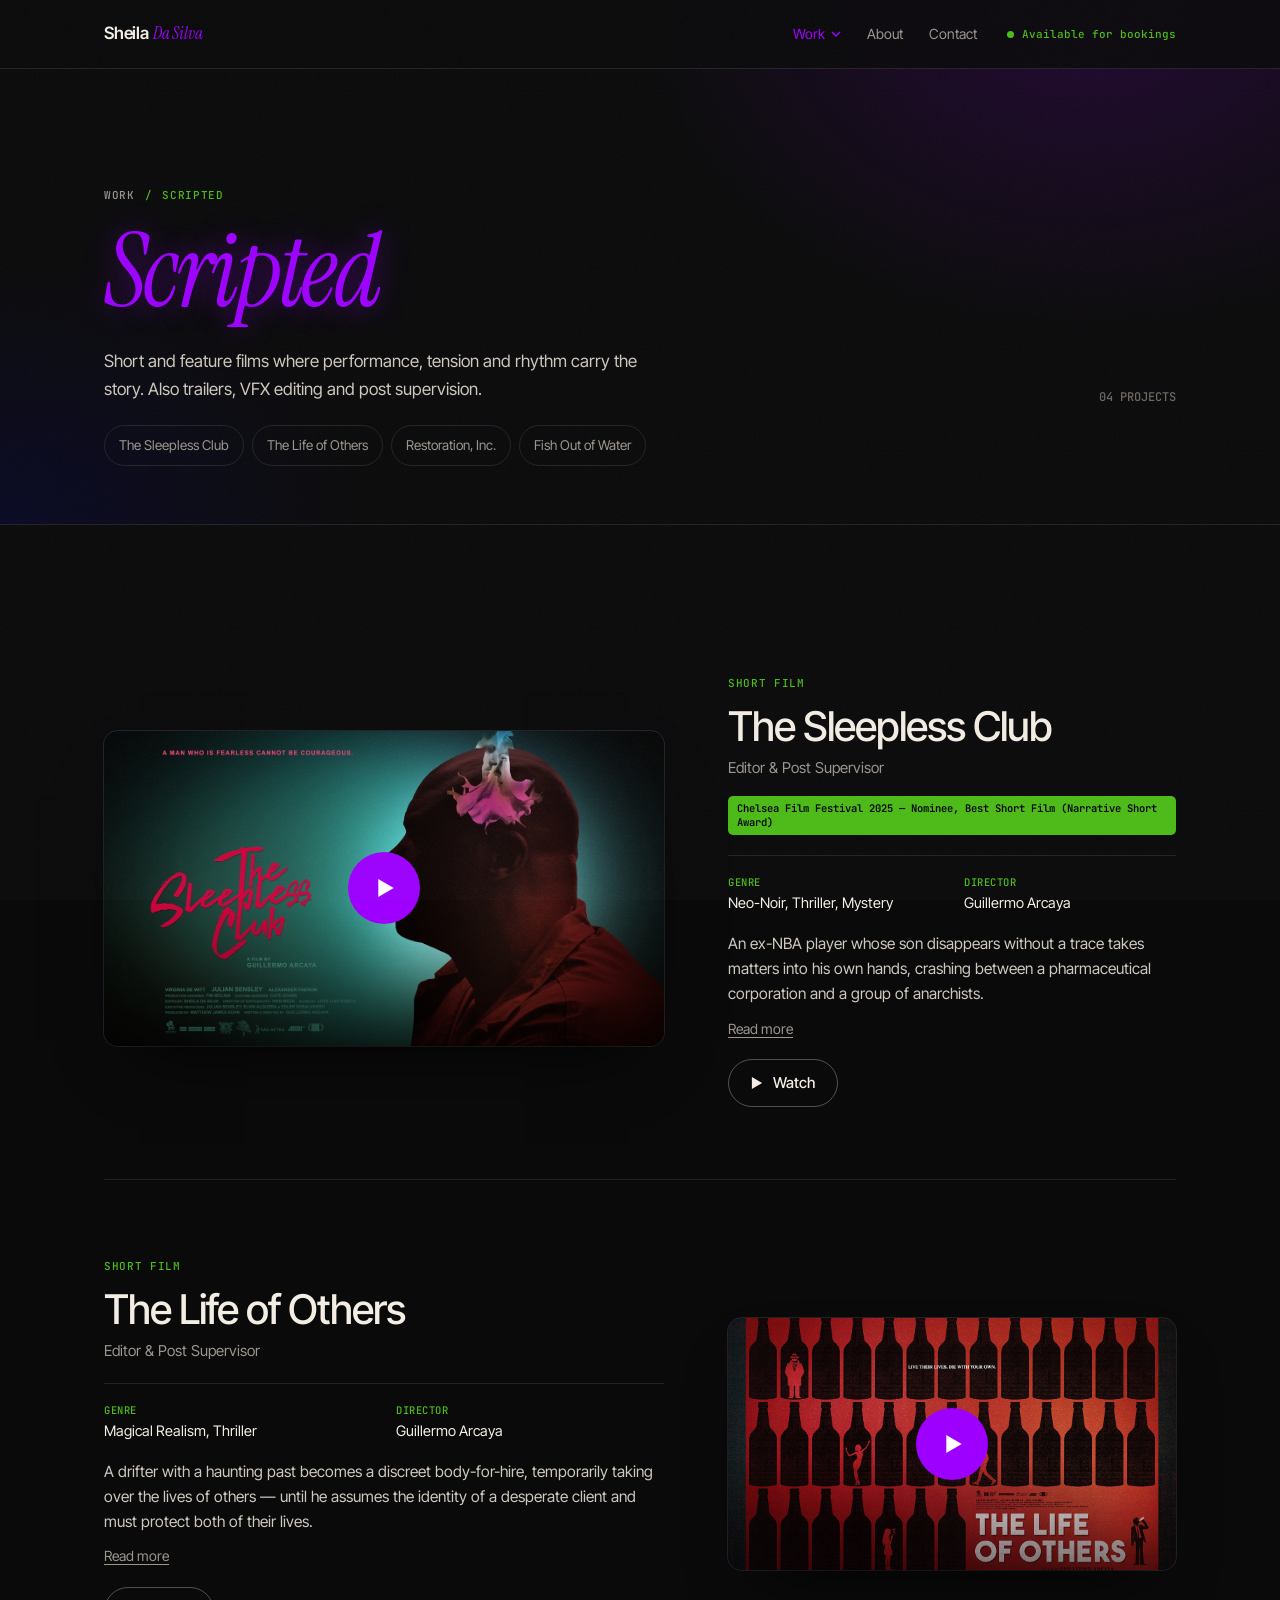
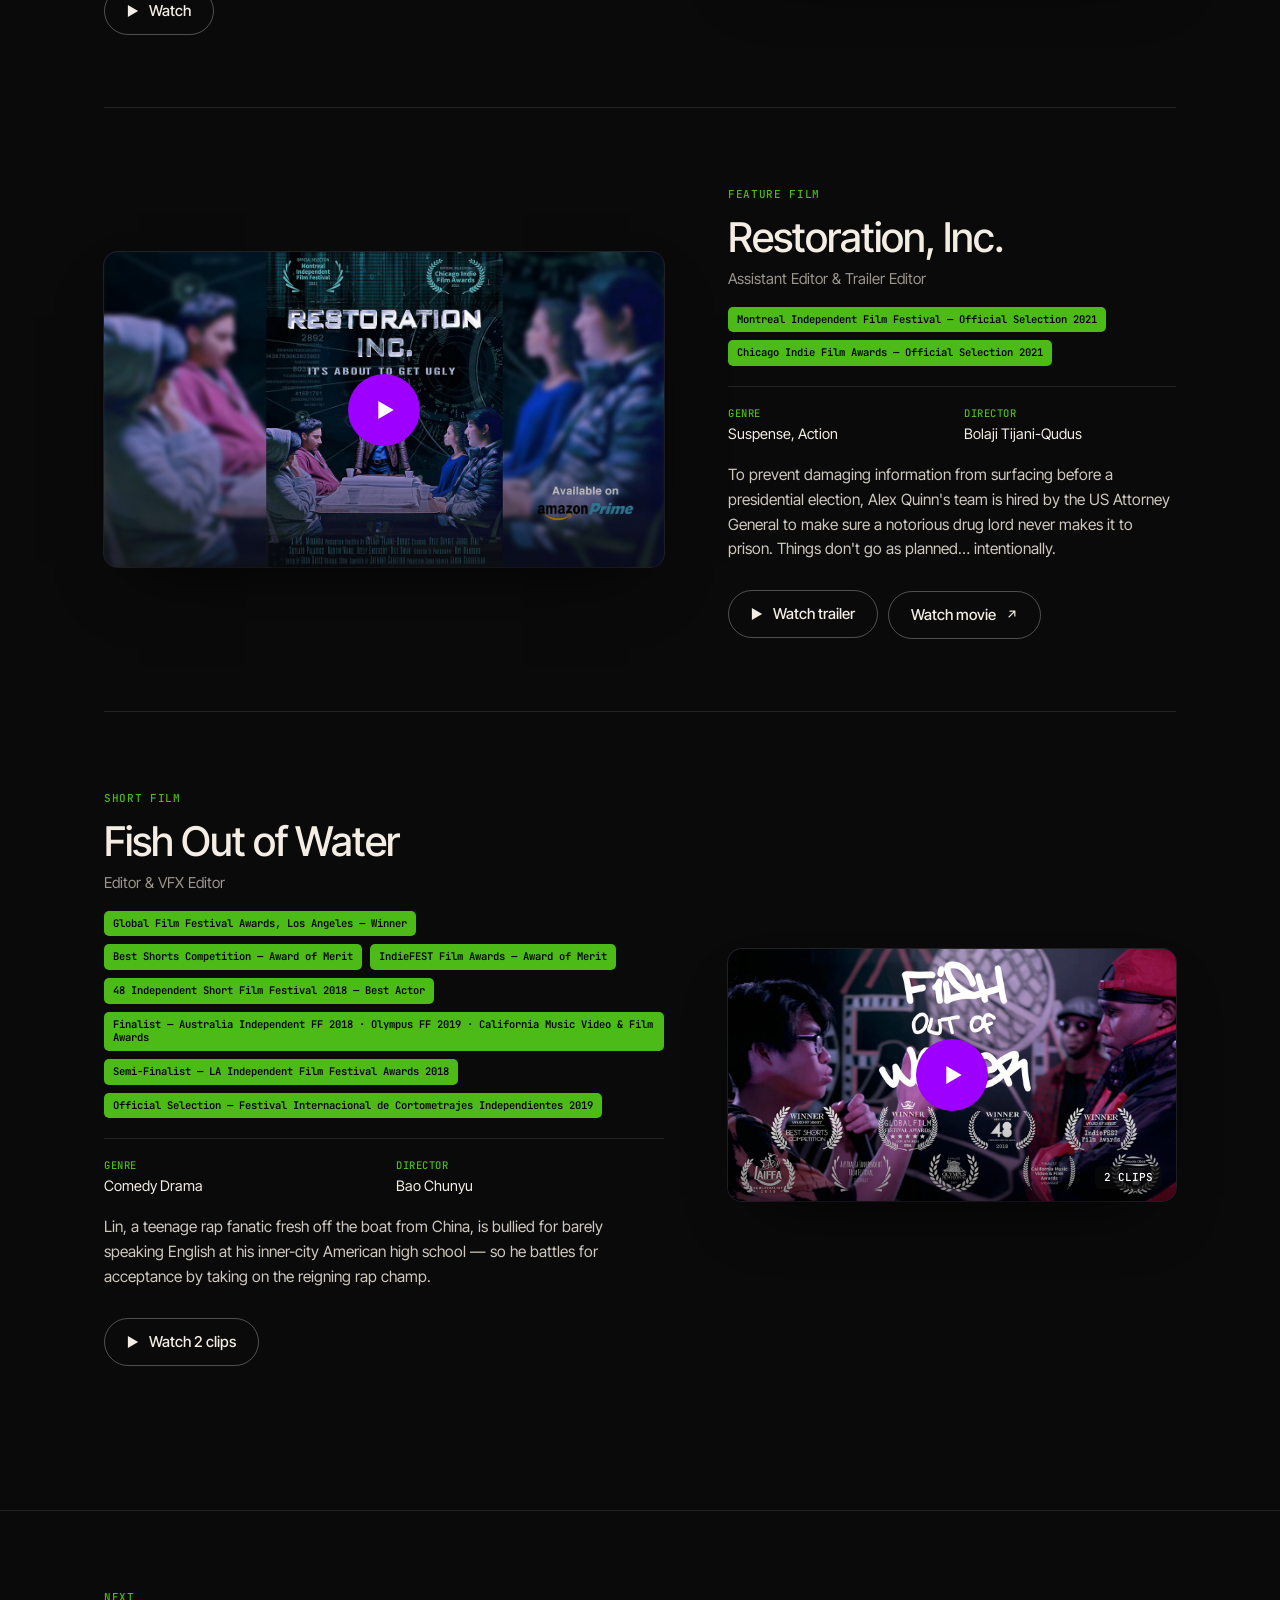
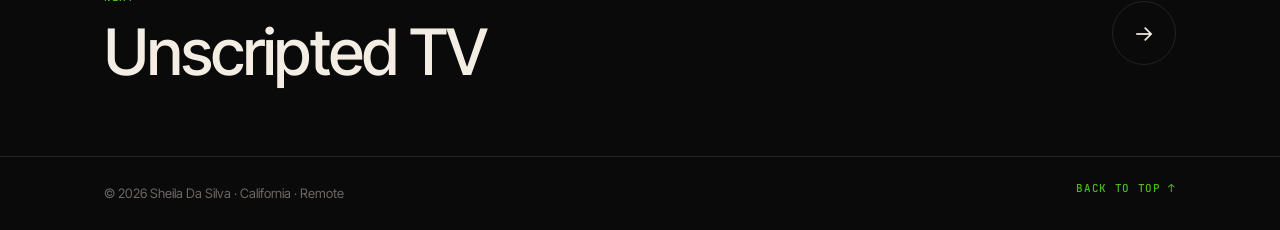
<file: scripted.html>
<!DOCTYPE html>
<html lang="en">
<head>
<meta charset="utf-8">
<meta name="viewport" content="width=device-width, initial-scale=1">
<title>Scripted — Sheila Da Silva, Video Editor</title>
<meta name="description" content="Scripted work edited by Sheila Da Silva. Short and feature films where performance, tension and rhythm carry the story. Also trailers, VFX editing and post supervision.">
<link rel="preconnect" href="https://fonts.googleapis.com">
<link rel="preconnect" href="https://fonts.gstatic.com" crossorigin>
<link href="https://fonts.googleapis.com/css2?family=Inter+Tight:wght@300;400;500;600&family=Instrument+Serif:ital@0;1&family=JetBrains+Mono:wght@400;500&display=swap" rel="stylesheet">
<link rel="stylesheet" href="assets/site.css">
</head>
<body data-page="scripted" class="inner">
<div class="grain" aria-hidden="true"></div>
<div class="playhead" id="playhead" aria-hidden="true"></div>
<nav>
  <div class="wrap nav-in">
    <a class="logo" href="index.html">Sheila <span>Da Silva</span></a>
    <div class="links">
      <div class="dd">
        <button aria-expanded="false" aria-haspopup="true">Work <svg viewBox="0 0 10 6" fill="none" stroke="currentColor" stroke-width="1.5"><path d="M1 1l4 4 4-4"/></svg></button>
        <div class="menu" role="menu"><a href="scripted.html" data-cat="scripted">Scripted<span data-count="scripted"></span></a><a href="unscripted.html" data-cat="unscripted">Unscripted TV<span data-count="unscripted"></span></a><a href="social-media.html" data-cat="digital">Social Media<span data-count="digital"></span></a><a href="music.html" data-cat="music">Music Videos<span data-count="music"></span></a></div>
      </div>
      <a href="index.html#about">About</a>
      <a href="index.html#contact">Contact</a>
    </div>
    <a class="pill" href="index.html#contact"><i class="dot"></i>Available for bookings</a>
    <button class="burger" id="burger" aria-label="Open menu" aria-expanded="false"><i></i><i></i></button>
  </div>
</nav>
<div class="mmenu">
  <a href="index.html">Home</a>
  <a href="scripted.html">Work</a>
  <div class="sub"><a href="scripted.html" data-cat="scripted">Scripted</a><a href="unscripted.html" data-cat="unscripted">Unscripted TV</a><a href="social-media.html" data-cat="digital">Social Media</a><a href="music.html" data-cat="music">Music Videos</a></div>
  <a href="index.html#about">About</a>
  <a href="index.html#contact">Contact</a>
  <a class="pill" href="index.html#contact"><i class="dot"></i>Available for bookings</a>
</div>
<header class="page-head">
  <div class="wrap">
    <div class="crumb label"><a href="index.html#work">Work</a><span>/</span><span>Scripted</span></div>
    <h1><em>Scripted</em></h1>
    <div class="intro"><p>Short and feature films where performance, tension and rhythm carry the story. Also trailers, VFX editing and post supervision.</p><span class="count" id="count"></span></div>
    <div class="index" id="index"></div>
  </div>
</header>
<main class="wrap"><div id="list"></div></main>
<section class="next"><div class="wrap" id="next"></div></section>

<div class="tabbar" role="navigation" aria-label="Main">
  <a href="index.html" data-tab="home"><svg viewBox="0 0 24 24" aria-hidden="true"><path d="M3 10.5 12 3l9 7.5V20a1 1 0 0 1-1 1h-5v-6h-6v6H4a1 1 0 0 1-1-1z"/></svg><span>Home</span></a>
  <button type="button" data-tab="work" aria-expanded="false" aria-controls="sheet"><svg viewBox="0 0 24 24" aria-hidden="true"><rect x="3" y="4" width="18" height="16" rx="2"/><path d="M3 9h18M8 4v5M16 4v5"/></svg><span>Work</span></button>
  <button type="button" data-tab="reel" class="tab-reel" aria-label="Watch the reel"><svg viewBox="0 0 24 24" aria-hidden="true"><circle cx="12" cy="12" r="9"/><path d="m10 8.5 5 3.5-5 3.5z" fill="currentColor"/></svg><span>Reel</span></button>
  <a href="index.html#about" data-tab="about"><svg viewBox="0 0 24 24" aria-hidden="true"><circle cx="12" cy="8" r="4"/><path d="M4 21c1.5-4 4.5-6 8-6s6.5 2 8 6"/></svg><span>About</span></a>
  <a href="index.html#contact" data-tab="contact"><svg viewBox="0 0 24 24" aria-hidden="true"><rect x="3" y="5" width="18" height="14" rx="2"/><path d="m3.5 6.5 8.5 7 8.5-7"/></svg><span>Contact</span></a>
</div>
<div class="sheet-bg" id="sheetBg"></div>
<div class="sheet" id="sheet" role="dialog" aria-label="Work categories">
  <span class="grab" aria-hidden="true"></span>
  <span class="label">The work</span>
  <a href="scripted.html" data-cat="scripted"><svg viewBox="0 0 24 24" aria-hidden="true"><path d="M4 8h16v12H4zM4 8l3-4h13l-3 4M9 4l-2 4M15 4l-2 4"/></svg><b>Scripted</b><i data-count="scripted"></i></a>
  <a href="unscripted.html" data-cat="unscripted"><svg viewBox="0 0 24 24" aria-hidden="true"><rect x="3" y="6" width="18" height="12" rx="2"/><path d="M8 21h8M12 18v3"/></svg><b>Unscripted TV</b><i data-count="unscripted"></i></a>
  <a href="social-media.html" data-cat="digital"><svg viewBox="0 0 24 24" aria-hidden="true"><rect x="7" y="2.5" width="10" height="19" rx="2.5"/><path d="M11 18.5h2"/></svg><b>Social Media</b><i data-count="digital"></i></a>
  <a href="music.html" data-cat="music"><svg viewBox="0 0 24 24" aria-hidden="true"><path d="M9 18V5l11-2v13"/><circle cx="6.5" cy="18" r="2.5"/><circle cx="17.5" cy="16" r="2.5"/></svg><b>Music Videos</b><i data-count="music"></i></a>
</div>
<footer><div class="wrap"><span>© <span id="yr"></span> Sheila Da Silva · California · Remote</span><a href="#" class="label">Back to top ↑</a></div></footer>

<div class="lb" id="lb" role="dialog" aria-modal="true" aria-labelledby="lbTitle">
  <div class="lb-in">
    <button class="lb-close" id="lbClose" aria-label="Close player">✕</button>
    <div class="lb-grid">
      <div class="lb-left">
        <div class="screen" id="lbScreen"></div>
        <div class="lb-clips" id="lbClipsWrap">
          <div class="lb-clips-head"><span class="label" id="lbClipCount"></span><span class="navbtns"><button id="lbPrev" aria-label="Previous clip">←</button><button id="lbNext" aria-label="Next clip">→</button></span></div>
          <div class="strip" id="lbStrip"></div>
        </div>
      </div>
      <aside class="lb-info">
        <span class="label" id="lbKind"></span>
        <h3 id="lbTitle"></h3>
        <div class="now" id="lbNow"></div>
        <div class="role" id="lbRole"></div>
        <div class="awards" id="lbAwards"></div>
        <dl class="facts" id="lbFacts"></dl>
        <div class="desc" id="lbDesc"></div>
        <div class="lb-link" id="lbLink"></div>
      </aside>
    </div>
  </div>
</div>
<script src="assets/data.js"></script>
<script src="assets/app.js"></script>
</body>
</html>
</file>
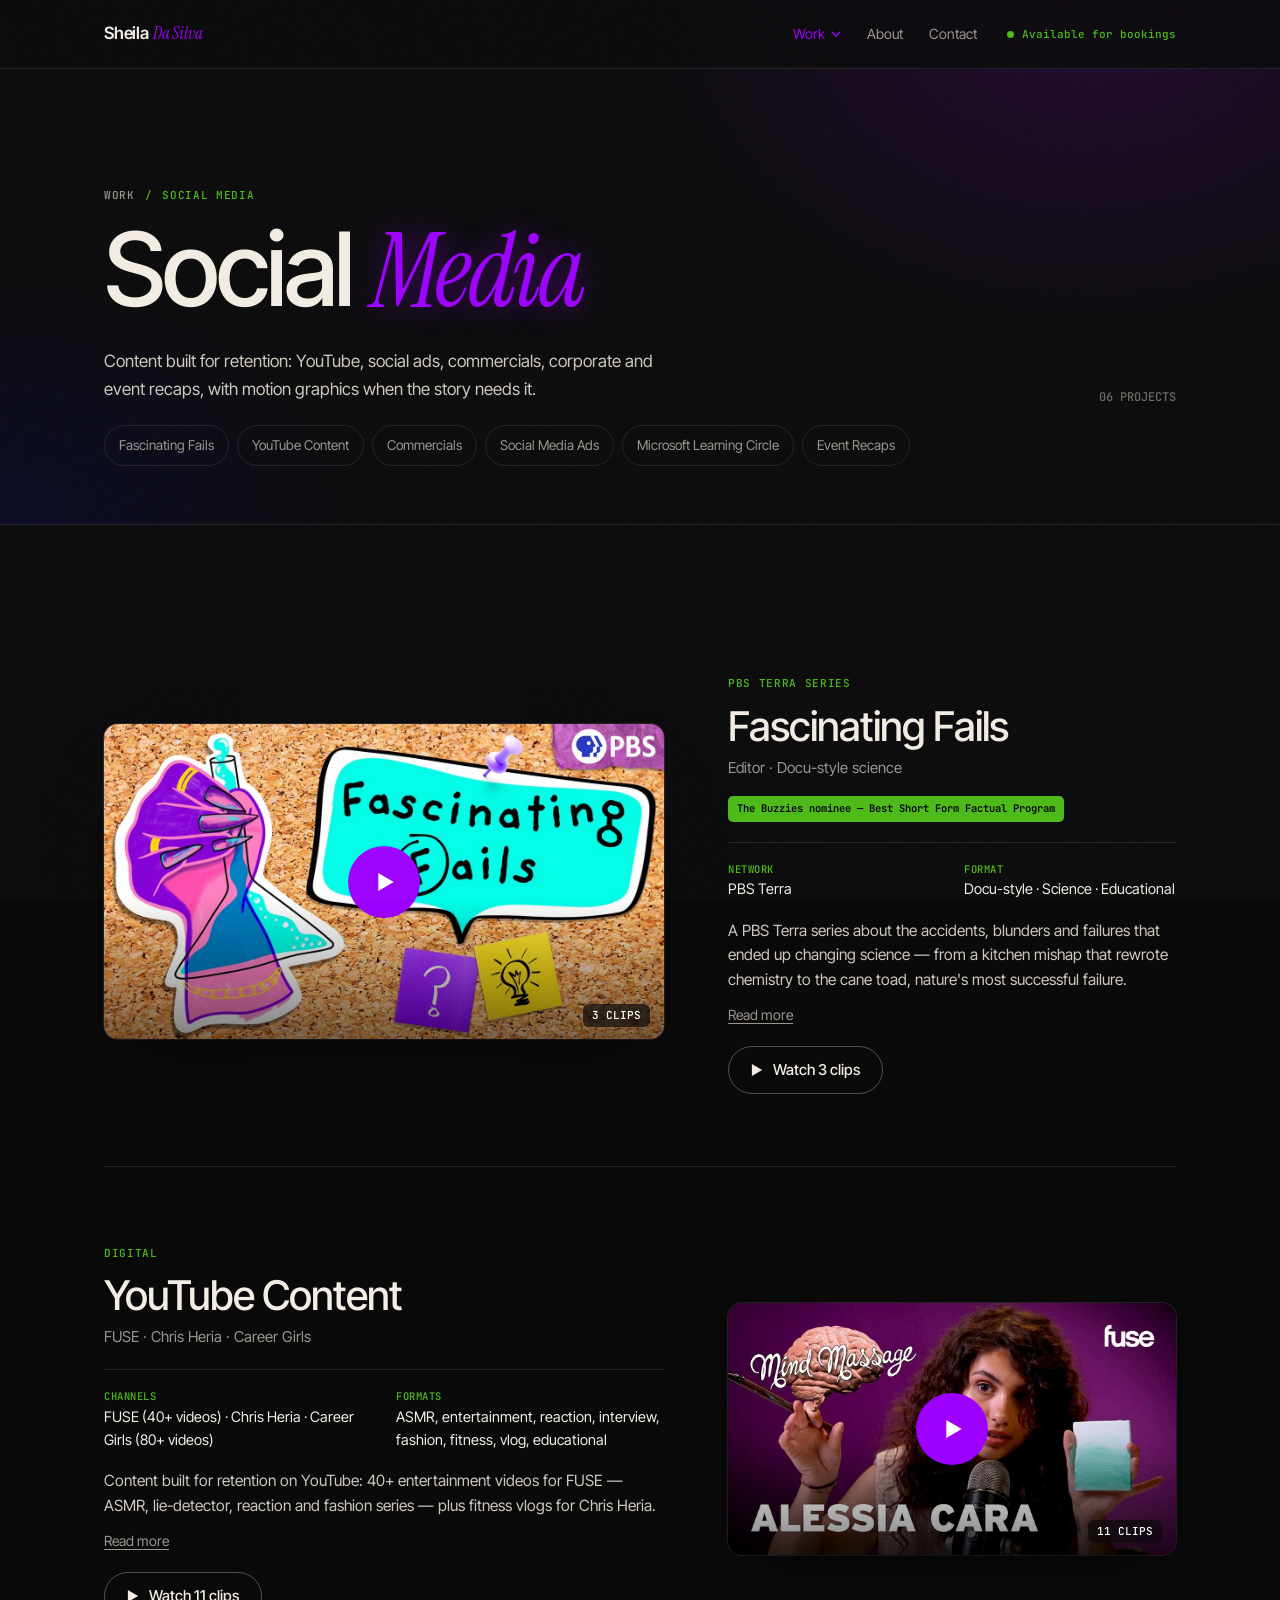
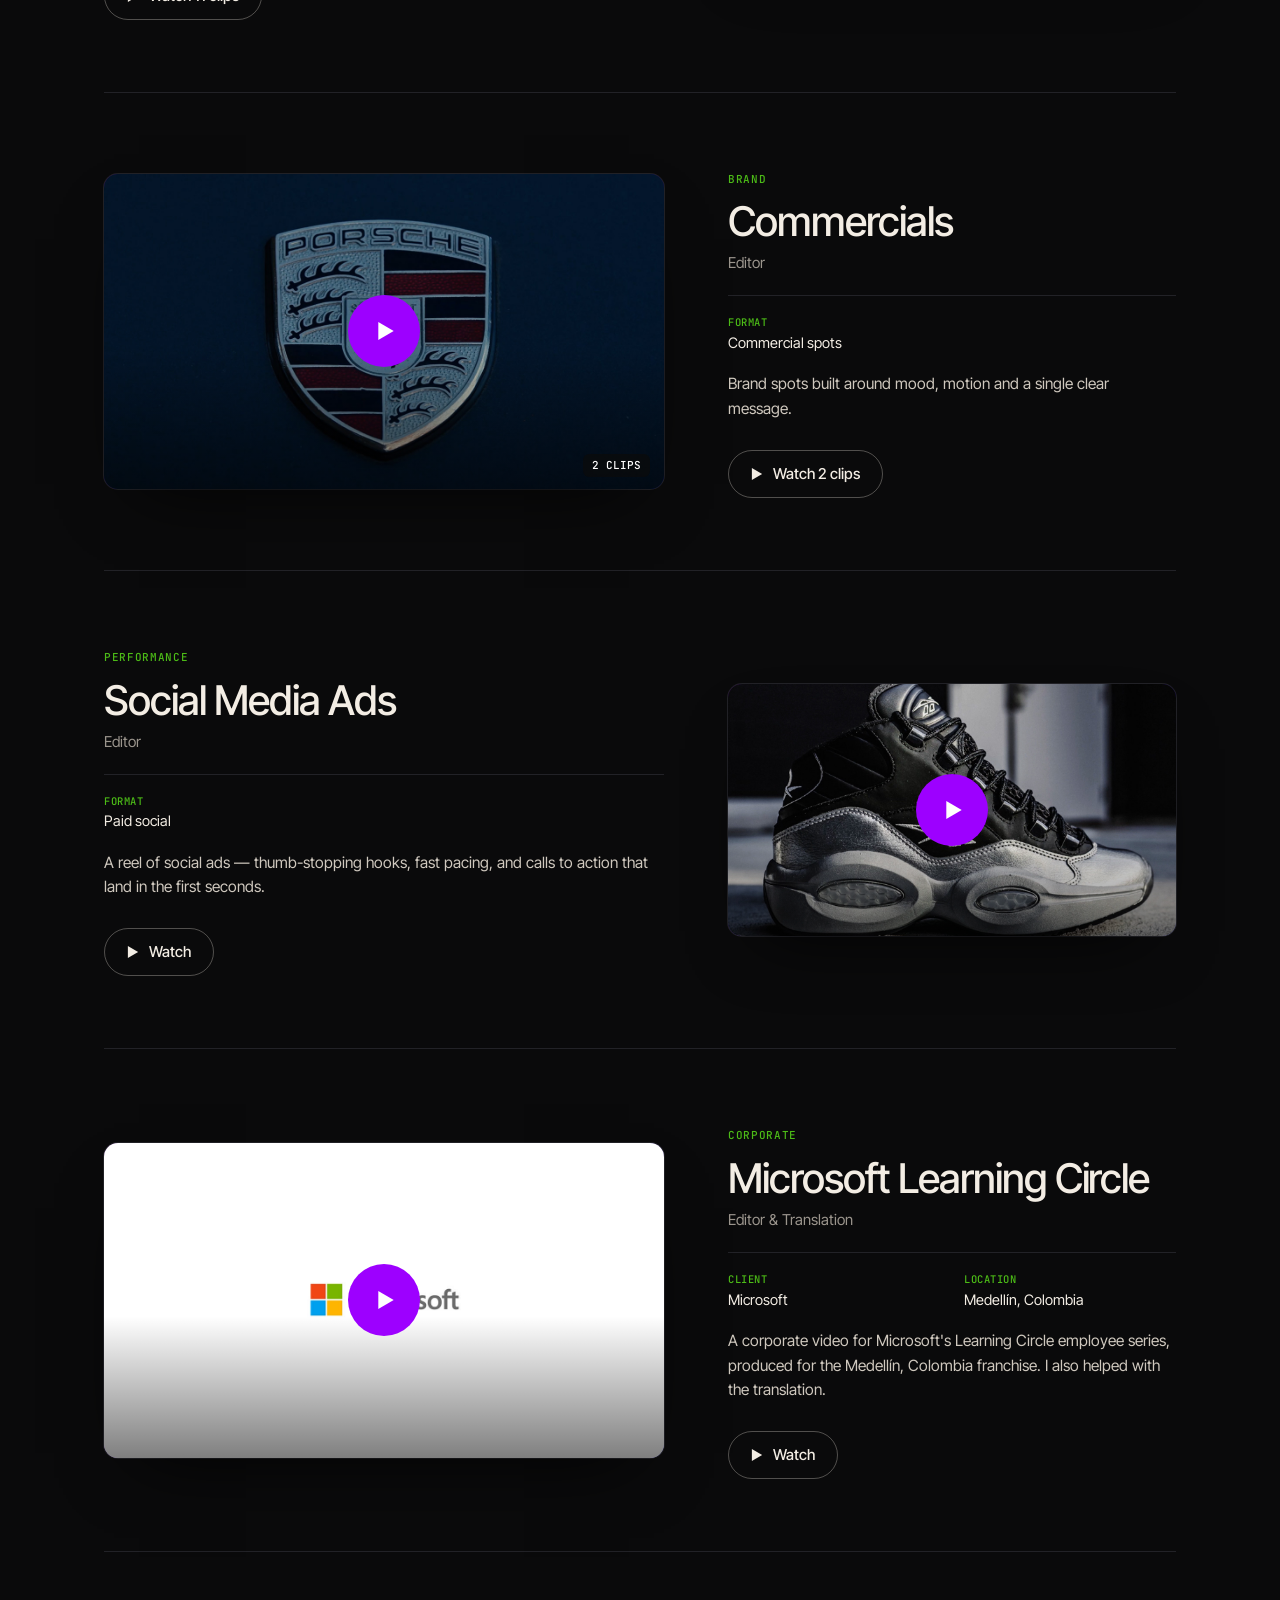
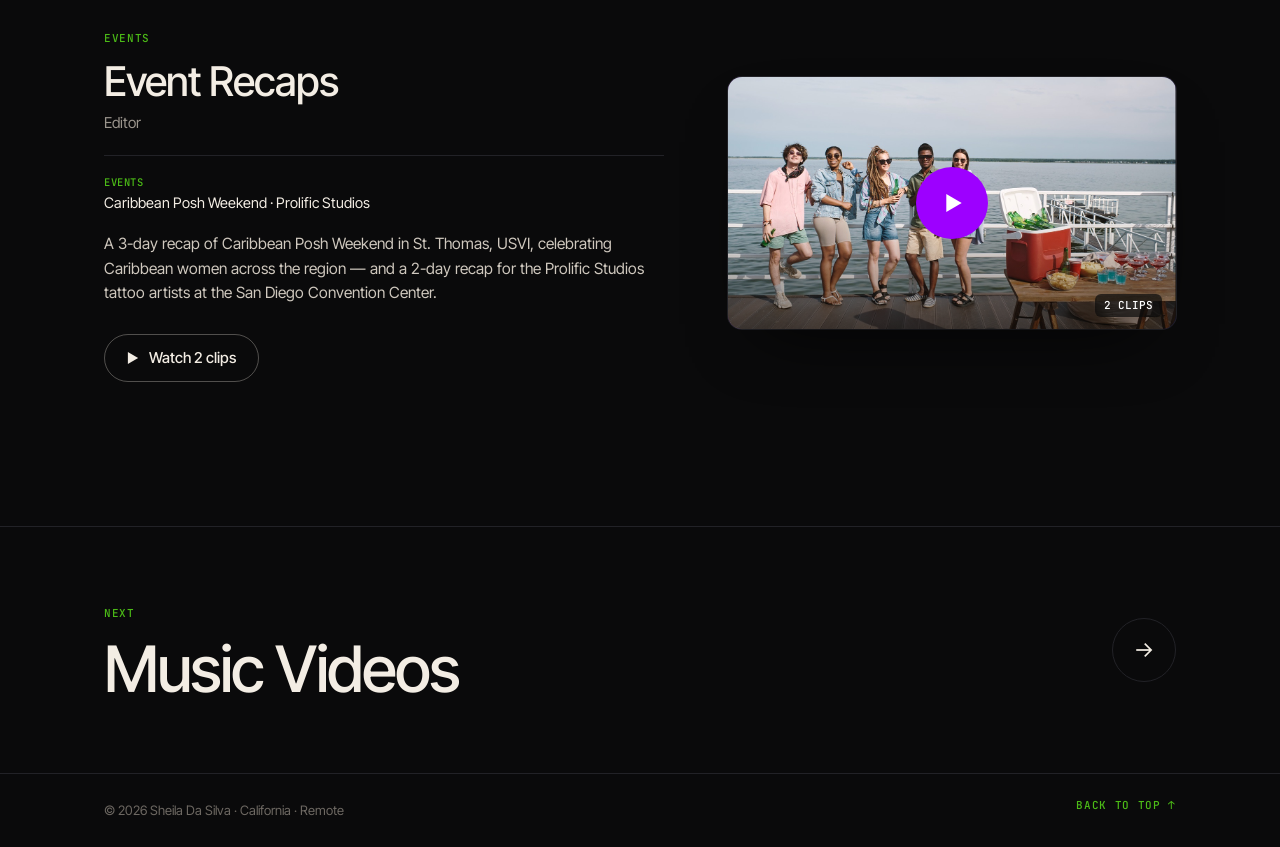
<file: social-media.html>
<!DOCTYPE html>
<html lang="en">
<head>
<meta charset="utf-8">
<meta name="viewport" content="width=device-width, initial-scale=1">
<title>Social Media — Sheila Da Silva, Video Editor</title>
<meta name="description" content="Social Media work edited by Sheila Da Silva. Content built for retention: YouTube, social ads, commercials, corporate and event recaps, with motion graphics when the story needs it.">
<link rel="preconnect" href="https://fonts.googleapis.com">
<link rel="preconnect" href="https://fonts.gstatic.com" crossorigin>
<link href="https://fonts.googleapis.com/css2?family=Inter+Tight:wght@300;400;500;600&family=Instrument+Serif:ital@0;1&family=JetBrains+Mono:wght@400;500&display=swap" rel="stylesheet">
<link rel="stylesheet" href="assets/site.css">
</head>
<body data-page="digital" class="inner">
<div class="grain" aria-hidden="true"></div>
<div class="playhead" id="playhead" aria-hidden="true"></div>
<nav>
  <div class="wrap nav-in">
    <a class="logo" href="index.html">Sheila <span>Da Silva</span></a>
    <div class="links">
      <div class="dd">
        <button aria-expanded="false" aria-haspopup="true">Work <svg viewBox="0 0 10 6" fill="none" stroke="currentColor" stroke-width="1.5"><path d="M1 1l4 4 4-4"/></svg></button>
        <div class="menu" role="menu"><a href="scripted.html" data-cat="scripted">Scripted<span data-count="scripted"></span></a><a href="unscripted.html" data-cat="unscripted">Unscripted TV<span data-count="unscripted"></span></a><a href="social-media.html" data-cat="digital">Social Media<span data-count="digital"></span></a><a href="music.html" data-cat="music">Music Videos<span data-count="music"></span></a></div>
      </div>
      <a href="index.html#about">About</a>
      <a href="index.html#contact">Contact</a>
    </div>
    <a class="pill" href="index.html#contact"><i class="dot"></i>Available for bookings</a>
    <button class="burger" id="burger" aria-label="Open menu" aria-expanded="false"><i></i><i></i></button>
  </div>
</nav>
<div class="mmenu">
  <a href="index.html">Home</a>
  <a href="scripted.html">Work</a>
  <div class="sub"><a href="scripted.html" data-cat="scripted">Scripted</a><a href="unscripted.html" data-cat="unscripted">Unscripted TV</a><a href="social-media.html" data-cat="digital">Social Media</a><a href="music.html" data-cat="music">Music Videos</a></div>
  <a href="index.html#about">About</a>
  <a href="index.html#contact">Contact</a>
  <a class="pill" href="index.html#contact"><i class="dot"></i>Available for bookings</a>
</div>
<header class="page-head">
  <div class="wrap">
    <div class="crumb label"><a href="index.html#work">Work</a><span>/</span><span>Social Media</span></div>
    <h1>Social <em>Media</em></h1>
    <div class="intro"><p>Content built for retention: YouTube, social ads, commercials, corporate and event recaps, with motion graphics when the story needs it.</p><span class="count" id="count"></span></div>
    <div class="index" id="index"></div>
  </div>
</header>
<main class="wrap"><div id="list"></div></main>
<section class="next"><div class="wrap" id="next"></div></section>

<div class="tabbar" role="navigation" aria-label="Main">
  <a href="index.html" data-tab="home"><svg viewBox="0 0 24 24" aria-hidden="true"><path d="M3 10.5 12 3l9 7.5V20a1 1 0 0 1-1 1h-5v-6h-6v6H4a1 1 0 0 1-1-1z"/></svg><span>Home</span></a>
  <button type="button" data-tab="work" aria-expanded="false" aria-controls="sheet"><svg viewBox="0 0 24 24" aria-hidden="true"><rect x="3" y="4" width="18" height="16" rx="2"/><path d="M3 9h18M8 4v5M16 4v5"/></svg><span>Work</span></button>
  <button type="button" data-tab="reel" class="tab-reel" aria-label="Watch the reel"><svg viewBox="0 0 24 24" aria-hidden="true"><circle cx="12" cy="12" r="9"/><path d="m10 8.5 5 3.5-5 3.5z" fill="currentColor"/></svg><span>Reel</span></button>
  <a href="index.html#about" data-tab="about"><svg viewBox="0 0 24 24" aria-hidden="true"><circle cx="12" cy="8" r="4"/><path d="M4 21c1.5-4 4.5-6 8-6s6.5 2 8 6"/></svg><span>About</span></a>
  <a href="index.html#contact" data-tab="contact"><svg viewBox="0 0 24 24" aria-hidden="true"><rect x="3" y="5" width="18" height="14" rx="2"/><path d="m3.5 6.5 8.5 7 8.5-7"/></svg><span>Contact</span></a>
</div>
<div class="sheet-bg" id="sheetBg"></div>
<div class="sheet" id="sheet" role="dialog" aria-label="Work categories">
  <span class="grab" aria-hidden="true"></span>
  <span class="label">The work</span>
  <a href="scripted.html" data-cat="scripted"><svg viewBox="0 0 24 24" aria-hidden="true"><path d="M4 8h16v12H4zM4 8l3-4h13l-3 4M9 4l-2 4M15 4l-2 4"/></svg><b>Scripted</b><i data-count="scripted"></i></a>
  <a href="unscripted.html" data-cat="unscripted"><svg viewBox="0 0 24 24" aria-hidden="true"><rect x="3" y="6" width="18" height="12" rx="2"/><path d="M8 21h8M12 18v3"/></svg><b>Unscripted TV</b><i data-count="unscripted"></i></a>
  <a href="social-media.html" data-cat="digital"><svg viewBox="0 0 24 24" aria-hidden="true"><rect x="7" y="2.5" width="10" height="19" rx="2.5"/><path d="M11 18.5h2"/></svg><b>Social Media</b><i data-count="digital"></i></a>
  <a href="music.html" data-cat="music"><svg viewBox="0 0 24 24" aria-hidden="true"><path d="M9 18V5l11-2v13"/><circle cx="6.5" cy="18" r="2.5"/><circle cx="17.5" cy="16" r="2.5"/></svg><b>Music Videos</b><i data-count="music"></i></a>
</div>
<footer><div class="wrap"><span>© <span id="yr"></span> Sheila Da Silva · California · Remote</span><a href="#" class="label">Back to top ↑</a></div></footer>

<div class="lb" id="lb" role="dialog" aria-modal="true" aria-labelledby="lbTitle">
  <div class="lb-in">
    <button class="lb-close" id="lbClose" aria-label="Close player">✕</button>
    <div class="lb-grid">
      <div class="lb-left">
        <div class="screen" id="lbScreen"></div>
        <div class="lb-clips" id="lbClipsWrap">
          <div class="lb-clips-head"><span class="label" id="lbClipCount"></span><span class="navbtns"><button id="lbPrev" aria-label="Previous clip">←</button><button id="lbNext" aria-label="Next clip">→</button></span></div>
          <div class="strip" id="lbStrip"></div>
        </div>
      </div>
      <aside class="lb-info">
        <span class="label" id="lbKind"></span>
        <h3 id="lbTitle"></h3>
        <div class="now" id="lbNow"></div>
        <div class="role" id="lbRole"></div>
        <div class="awards" id="lbAwards"></div>
        <dl class="facts" id="lbFacts"></dl>
        <div class="desc" id="lbDesc"></div>
        <div class="lb-link" id="lbLink"></div>
      </aside>
    </div>
  </div>
</div>
<script src="assets/data.js"></script>
<script src="assets/app.js"></script>
</body>
</html>
</file>
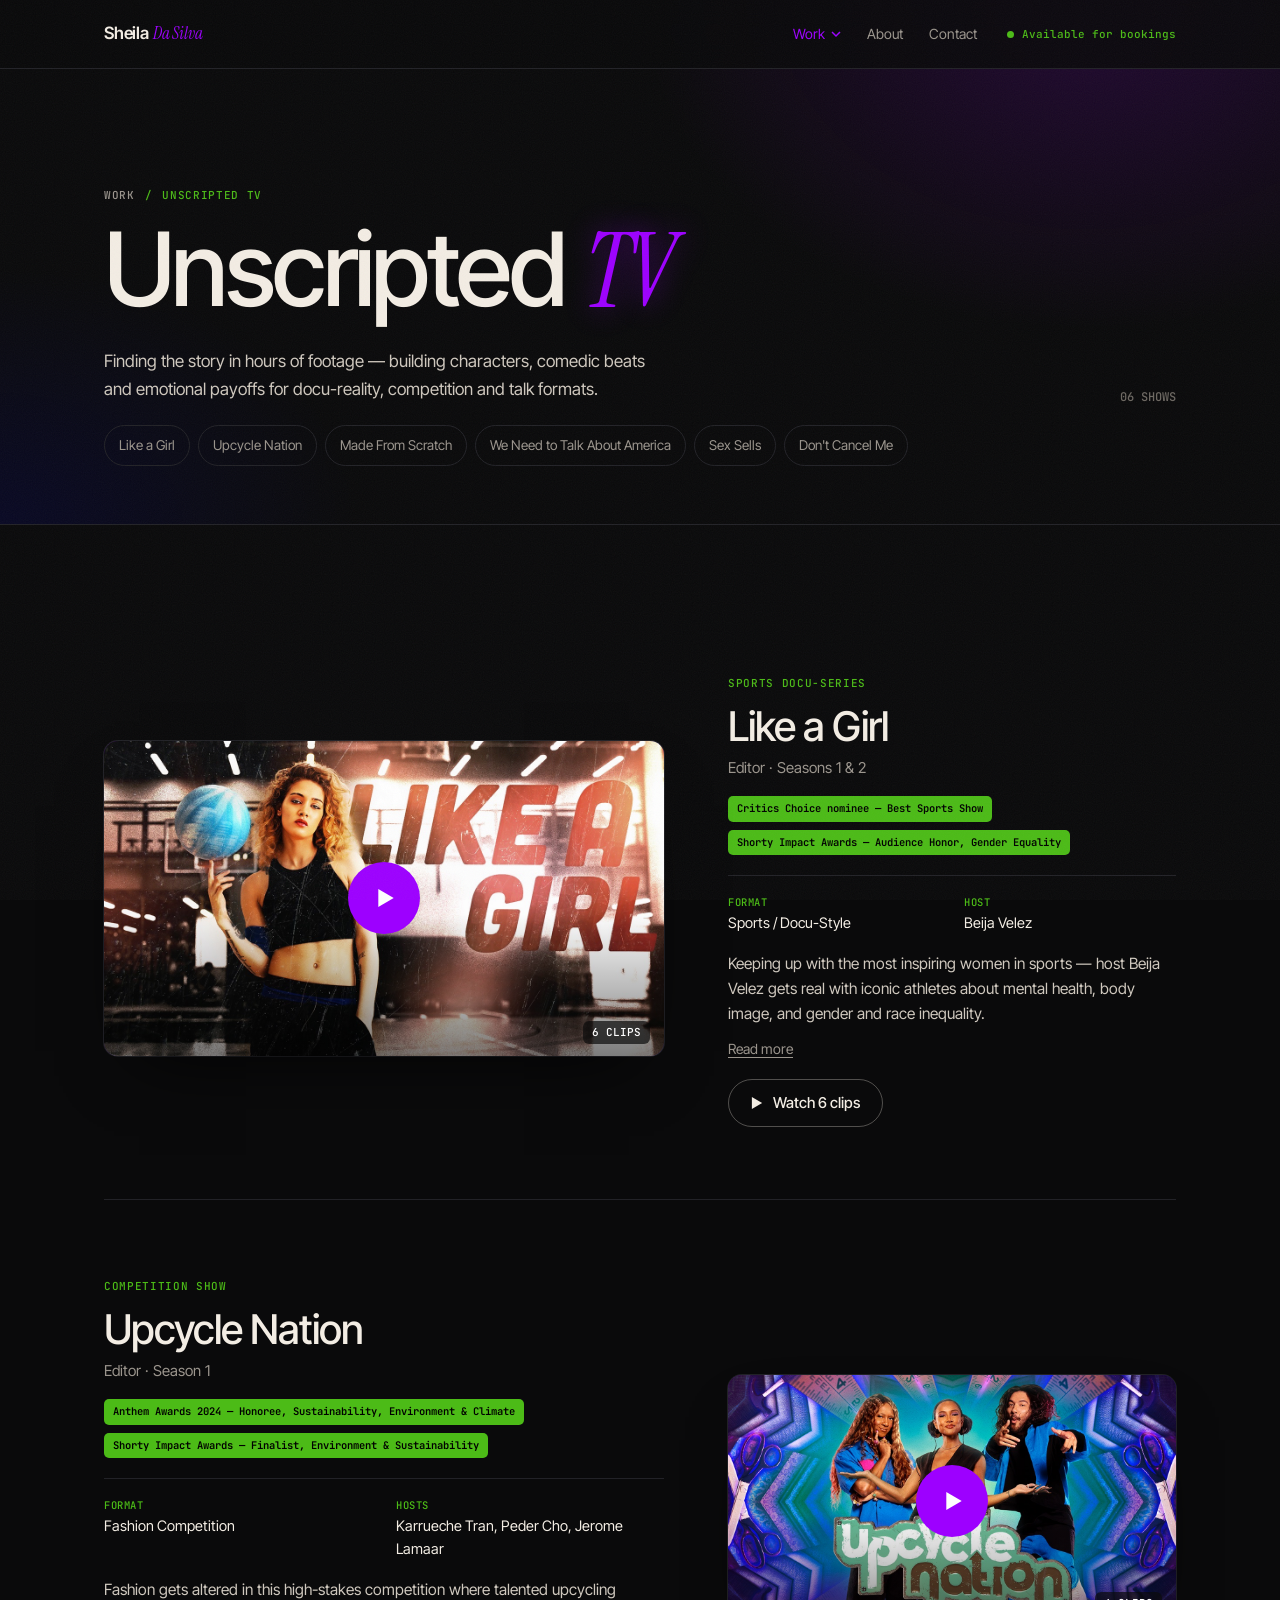
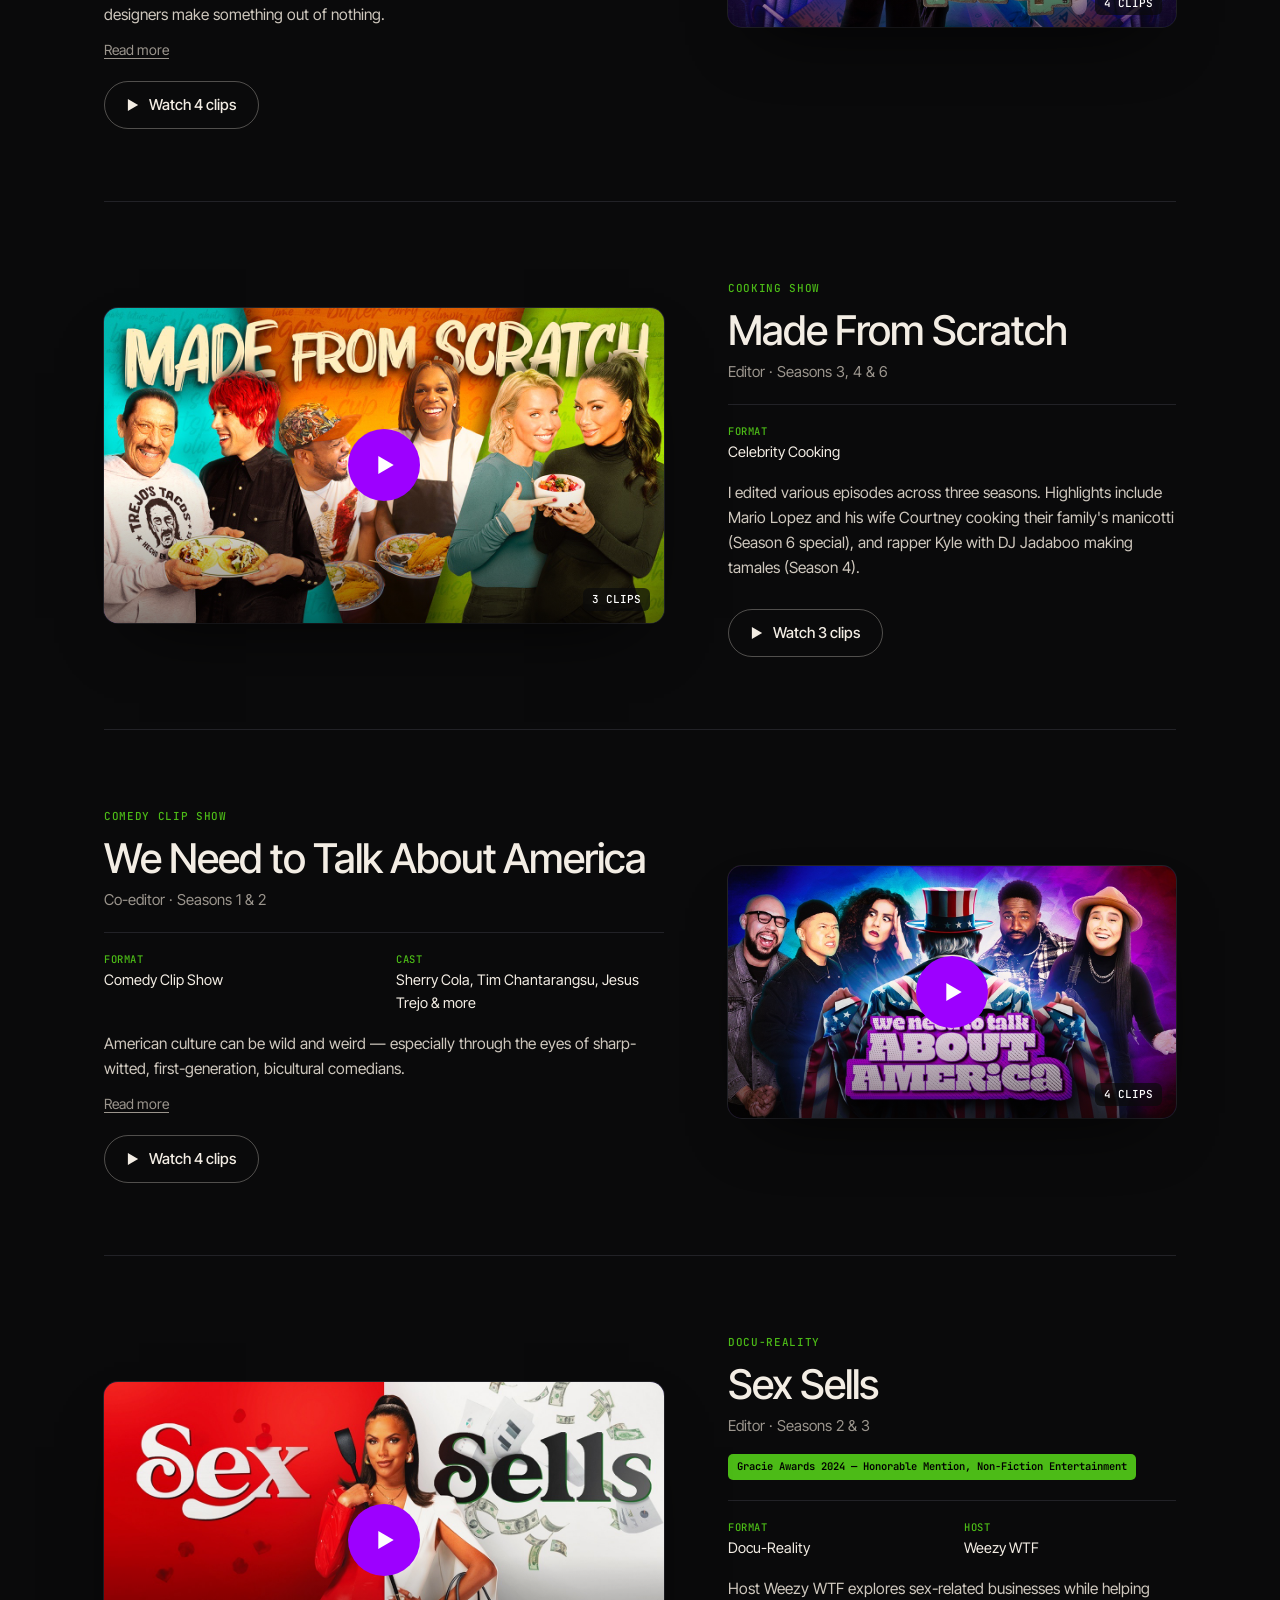
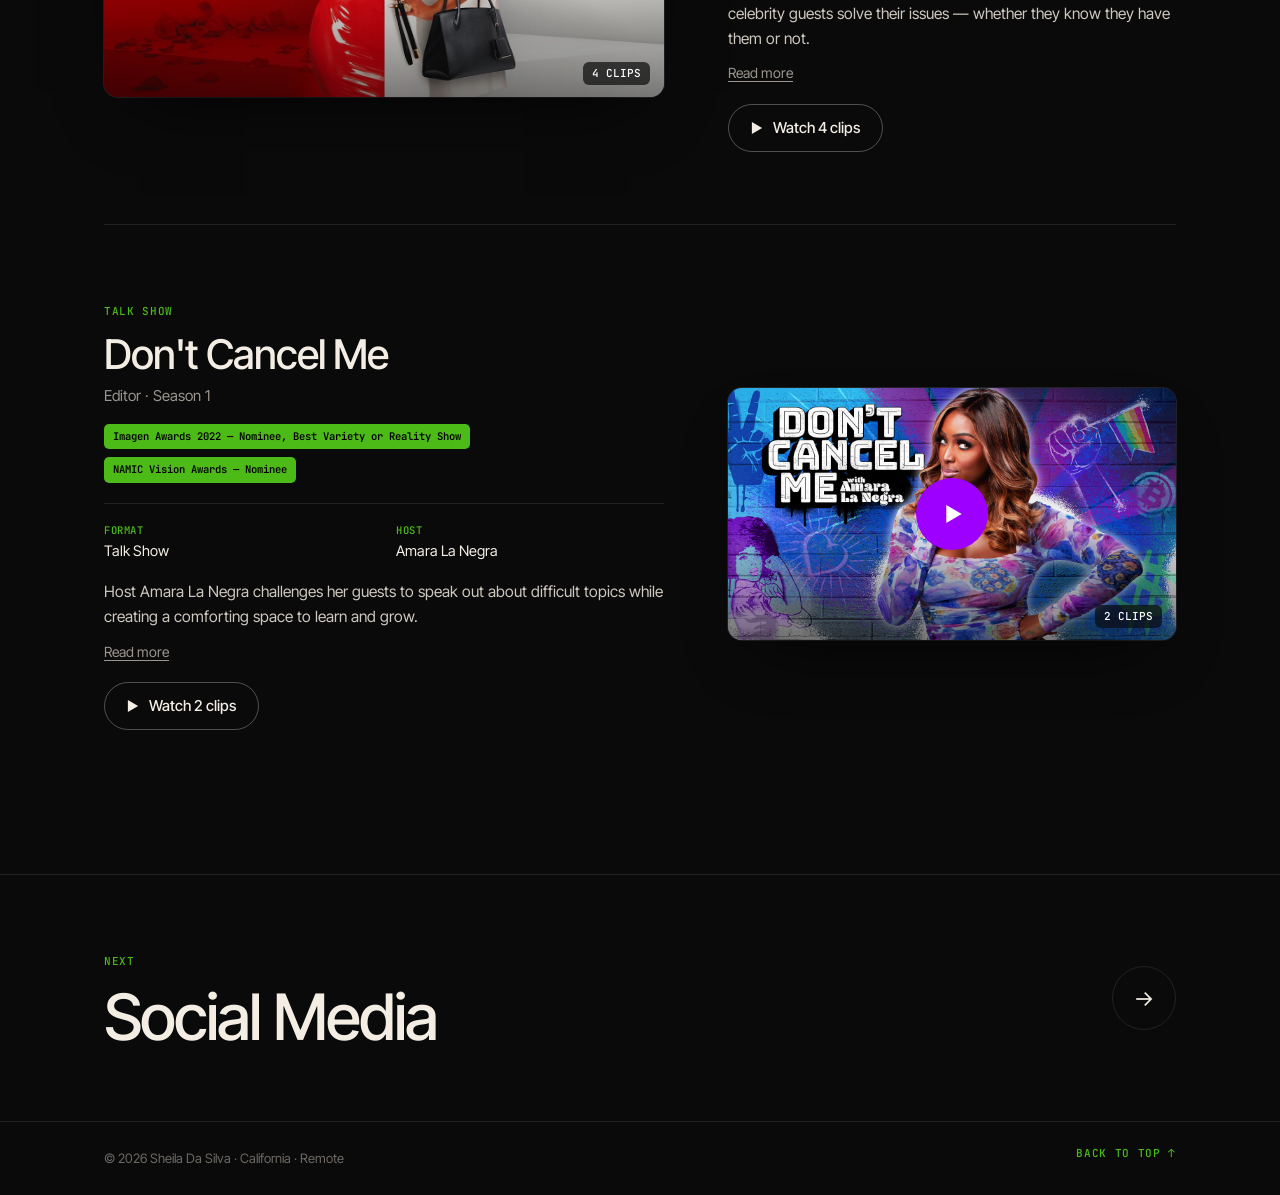
<file: unscripted.html>
<!DOCTYPE html>
<html lang="en">
<head>
<meta charset="utf-8">
<meta name="viewport" content="width=device-width, initial-scale=1">
<title>Unscripted TV — Sheila Da Silva, Video Editor</title>
<meta name="description" content="Unscripted TV work edited by Sheila Da Silva. Finding the story in hours of footage — building characters, comedic beats and emotional payoffs for docu-reality, competition and talk formats.">
<link rel="preconnect" href="https://fonts.googleapis.com">
<link rel="preconnect" href="https://fonts.gstatic.com" crossorigin>
<link href="https://fonts.googleapis.com/css2?family=Inter+Tight:wght@300;400;500;600&family=Instrument+Serif:ital@0;1&family=JetBrains+Mono:wght@400;500&display=swap" rel="stylesheet">
<link rel="stylesheet" href="assets/site.css">
</head>
<body data-page="unscripted" class="inner">
<div class="grain" aria-hidden="true"></div>
<div class="playhead" id="playhead" aria-hidden="true"></div>
<nav>
  <div class="wrap nav-in">
    <a class="logo" href="index.html">Sheila <span>Da Silva</span></a>
    <div class="links">
      <div class="dd">
        <button aria-expanded="false" aria-haspopup="true">Work <svg viewBox="0 0 10 6" fill="none" stroke="currentColor" stroke-width="1.5"><path d="M1 1l4 4 4-4"/></svg></button>
        <div class="menu" role="menu"><a href="scripted.html" data-cat="scripted">Scripted<span data-count="scripted"></span></a><a href="unscripted.html" data-cat="unscripted">Unscripted TV<span data-count="unscripted"></span></a><a href="social-media.html" data-cat="digital">Social Media<span data-count="digital"></span></a><a href="music.html" data-cat="music">Music Videos<span data-count="music"></span></a></div>
      </div>
      <a href="index.html#about">About</a>
      <a href="index.html#contact">Contact</a>
    </div>
    <a class="pill" href="index.html#contact"><i class="dot"></i>Available for bookings</a>
    <button class="burger" id="burger" aria-label="Open menu" aria-expanded="false"><i></i><i></i></button>
  </div>
</nav>
<div class="mmenu">
  <a href="index.html">Home</a>
  <a href="scripted.html">Work</a>
  <div class="sub"><a href="scripted.html" data-cat="scripted">Scripted</a><a href="unscripted.html" data-cat="unscripted">Unscripted TV</a><a href="social-media.html" data-cat="digital">Social Media</a><a href="music.html" data-cat="music">Music Videos</a></div>
  <a href="index.html#about">About</a>
  <a href="index.html#contact">Contact</a>
  <a class="pill" href="index.html#contact"><i class="dot"></i>Available for bookings</a>
</div>
<header class="page-head">
  <div class="wrap">
    <div class="crumb label"><a href="index.html#work">Work</a><span>/</span><span>Unscripted TV</span></div>
    <h1>Unscripted <em>TV</em></h1>
    <div class="intro"><p>Finding the story in hours of footage — building characters, comedic beats and emotional payoffs for docu-reality, competition and talk formats.</p><span class="count" id="count"></span></div>
    <div class="index" id="index"></div>
  </div>
</header>
<main class="wrap"><div id="list"></div></main>
<section class="next"><div class="wrap" id="next"></div></section>

<div class="tabbar" role="navigation" aria-label="Main">
  <a href="index.html" data-tab="home"><svg viewBox="0 0 24 24" aria-hidden="true"><path d="M3 10.5 12 3l9 7.5V20a1 1 0 0 1-1 1h-5v-6h-6v6H4a1 1 0 0 1-1-1z"/></svg><span>Home</span></a>
  <button type="button" data-tab="work" aria-expanded="false" aria-controls="sheet"><svg viewBox="0 0 24 24" aria-hidden="true"><rect x="3" y="4" width="18" height="16" rx="2"/><path d="M3 9h18M8 4v5M16 4v5"/></svg><span>Work</span></button>
  <button type="button" data-tab="reel" class="tab-reel" aria-label="Watch the reel"><svg viewBox="0 0 24 24" aria-hidden="true"><circle cx="12" cy="12" r="9"/><path d="m10 8.5 5 3.5-5 3.5z" fill="currentColor"/></svg><span>Reel</span></button>
  <a href="index.html#about" data-tab="about"><svg viewBox="0 0 24 24" aria-hidden="true"><circle cx="12" cy="8" r="4"/><path d="M4 21c1.5-4 4.5-6 8-6s6.5 2 8 6"/></svg><span>About</span></a>
  <a href="index.html#contact" data-tab="contact"><svg viewBox="0 0 24 24" aria-hidden="true"><rect x="3" y="5" width="18" height="14" rx="2"/><path d="m3.5 6.5 8.5 7 8.5-7"/></svg><span>Contact</span></a>
</div>
<div class="sheet-bg" id="sheetBg"></div>
<div class="sheet" id="sheet" role="dialog" aria-label="Work categories">
  <span class="grab" aria-hidden="true"></span>
  <span class="label">The work</span>
  <a href="scripted.html" data-cat="scripted"><svg viewBox="0 0 24 24" aria-hidden="true"><path d="M4 8h16v12H4zM4 8l3-4h13l-3 4M9 4l-2 4M15 4l-2 4"/></svg><b>Scripted</b><i data-count="scripted"></i></a>
  <a href="unscripted.html" data-cat="unscripted"><svg viewBox="0 0 24 24" aria-hidden="true"><rect x="3" y="6" width="18" height="12" rx="2"/><path d="M8 21h8M12 18v3"/></svg><b>Unscripted TV</b><i data-count="unscripted"></i></a>
  <a href="social-media.html" data-cat="digital"><svg viewBox="0 0 24 24" aria-hidden="true"><rect x="7" y="2.5" width="10" height="19" rx="2.5"/><path d="M11 18.5h2"/></svg><b>Social Media</b><i data-count="digital"></i></a>
  <a href="music.html" data-cat="music"><svg viewBox="0 0 24 24" aria-hidden="true"><path d="M9 18V5l11-2v13"/><circle cx="6.5" cy="18" r="2.5"/><circle cx="17.5" cy="16" r="2.5"/></svg><b>Music Videos</b><i data-count="music"></i></a>
</div>
<footer><div class="wrap"><span>© <span id="yr"></span> Sheila Da Silva · California · Remote</span><a href="#" class="label">Back to top ↑</a></div></footer>

<div class="lb" id="lb" role="dialog" aria-modal="true" aria-labelledby="lbTitle">
  <div class="lb-in">
    <button class="lb-close" id="lbClose" aria-label="Close player">✕</button>
    <div class="lb-grid">
      <div class="lb-left">
        <div class="screen" id="lbScreen"></div>
        <div class="lb-clips" id="lbClipsWrap">
          <div class="lb-clips-head"><span class="label" id="lbClipCount"></span><span class="navbtns"><button id="lbPrev" aria-label="Previous clip">←</button><button id="lbNext" aria-label="Next clip">→</button></span></div>
          <div class="strip" id="lbStrip"></div>
        </div>
      </div>
      <aside class="lb-info">
        <span class="label" id="lbKind"></span>
        <h3 id="lbTitle"></h3>
        <div class="now" id="lbNow"></div>
        <div class="role" id="lbRole"></div>
        <div class="awards" id="lbAwards"></div>
        <dl class="facts" id="lbFacts"></dl>
        <div class="desc" id="lbDesc"></div>
        <div class="lb-link" id="lbLink"></div>
      </aside>
    </div>
  </div>
</div>
<script src="assets/data.js"></script>
<script src="assets/app.js"></script>
</body>
</html>
</file>
<file: assets/site.css>
/*
VOICE: calm, confident, cinematic — one idea per screen, lots of air.
IDEA: a festival programme — each category is its own page, each project its own "screening" with a single play button.
PICTURE: the reel behind the home hero; large stills that open a quiet player.
COLOUR and TYPE: near-black + cream; purple #9D00FF for actions, green #4CBB17 for small labels, blue #0000FF for the recognition band. Inter Tight / Instrument Serif italic / JetBrains Mono.
LAYOUT: Home (hero → four doors → recognition → about → contact). Category pages (header + index → alternating project rows). Music: two-column screening grid.
*/
:root{
  color-scheme:dark;
  --bg:#0a0a0b; --panel:#111113; --panel2:#17171b; --line:#222227;
  --ink:#f3ede4; --mute:#9b958d; --dim:#6d6862;
  --purple:#9D00FF; --green:#4CBB17; --blue:#0000FF;
  --sans:"Inter Tight",system-ui,sans-serif;
  --serif:"Instrument Serif",Georgia,serif;
  --mono:"JetBrains Mono",ui-monospace,monospace;
  --r:14px;
}
*{box-sizing:border-box;min-width:0}
html{scroll-behavior:smooth;scroll-padding-top:84px}
body{margin:0;background:var(--bg);color:var(--ink);font:16px/1.6 var(--sans);overflow-x:clip;-webkit-font-smoothing:antialiased}
img{display:block;max-width:100%}
a{color:inherit}
button{font:inherit;color:inherit;cursor:pointer}
:focus-visible{outline:2px solid var(--green);outline-offset:3px;border-radius:6px}
.wrap{max-width:1200px;margin:0 auto;padding:0 max(5vw,20px)}
.label{font:500 11px/1 var(--mono);color:var(--green);letter-spacing:.06em;text-transform:uppercase}
em{font-family:var(--serif);font-style:italic;font-weight:400;color:var(--purple);text-shadow:0 0 30px rgba(157,0,255,.45)}
h2{font-weight:500;font-size:clamp(34px,4.6vw,54px);line-height:1.05;letter-spacing:-.025em;margin:14px 0 0;text-wrap:balance}
.grain{position:fixed;inset:0;z-index:90;pointer-events:none;opacity:.045;
  background-image:url("data:image/svg+xml,%3Csvg xmlns='http://www.w3.org/2000/svg' width='180' height='180'%3E%3Cfilter id='n'%3E%3CfeTurbulence type='fractalNoise' baseFrequency='.9' numOctaves='2' stitchTiles='stitch'/%3E%3C/filter%3E%3Crect width='100%25' height='100%25' filter='url(%23n)'/%3E%3C/svg%3E")}
.playhead{position:fixed;top:0;left:0;height:2px;width:0;z-index:100;background:linear-gradient(90deg,var(--purple),var(--blue))}

/* buttons */
.btn{display:inline-flex;align-items:center;gap:10px;min-height:48px;padding:0 22px;border-radius:999px;border:1px solid transparent;font-weight:500;font-size:15px;text-decoration:none;transition:background .25s,border-color .25s,color .25s}
.btn-p{background:var(--purple);color:#fff}
.btn-p:hover{background:var(--blue)}
.btn-g{border-color:rgba(243,237,228,.3);background:none}
.btn-g:hover{border-color:var(--ink)}
.btn svg{width:12px;height:12px;fill:currentColor}

/* nav */
nav{position:fixed;inset:0 0 auto;z-index:80;transition:background .35s,border-color .35s;border-bottom:1px solid transparent}
nav.solid,body.inner nav{background:rgba(10,10,11,.86);backdrop-filter:blur(14px);border-color:var(--line)}
.nav-in{display:flex;align-items:center;gap:30px;height:68px}
.logo{font-weight:600;font-size:17px;text-decoration:none;margin-right:auto;letter-spacing:-.01em;transition:color .2s}
.logo:hover{color:var(--green)}
.logo span{font-family:var(--serif);font-style:italic;font-weight:400;color:var(--purple)}
.links{display:flex;align-items:center;gap:26px}
.links>a,.dd>button{text-decoration:none;font-size:14px;color:var(--mute);transition:color .2s;background:none;border:0;padding:8px 0;display:inline-flex;align-items:center;gap:6px}
.links>a:hover,.dd>button:hover{color:var(--green)}
.links>a.on,.dd.on>button,.dd.open>button,.links>a.on:hover,.dd.on>button:hover,.dd.open>button:hover{color:var(--purple)}
.dd{position:relative}
.dd>button svg{width:10px;height:10px;transition:transform .25s}
.dd.open>button svg{transform:rotate(180deg)}
.menu{position:absolute;top:calc(100% + 10px);left:-16px;min-width:250px;background:var(--panel);border:1px solid var(--line);border-radius:12px;padding:8px;opacity:0;transform:translateY(-6px);pointer-events:none;transition:opacity .2s,transform .2s;box-shadow:0 24px 60px -20px rgba(0,0,0,.8)}
.dd.open .menu{opacity:1;transform:none;pointer-events:auto}
.menu::before{content:"";position:absolute;left:0;right:0;top:-12px;height:12px}
.menu a{display:flex;justify-content:space-between;align-items:center;gap:16px;padding:11px 12px;border-radius:8px;text-decoration:none;font-size:15px}
.menu a span{font:500 10.5px/1 var(--mono);color:var(--dim)}
.menu a{transition:background .2s,color .2s}
.menu a:hover{background:var(--panel2);color:var(--green)}
.menu a.on,.menu a.on:hover{background:var(--panel2);color:var(--purple)}
.menu a:hover span{color:var(--green)}
.menu a.on span{color:var(--purple)}
.pill{display:inline-flex;align-items:center;gap:8px;font:500 11px/1 var(--mono);color:var(--green);text-decoration:none;white-space:nowrap}
.dot{width:7px;height:7px;border-radius:50%;background:var(--green);animation:pulse 2.4s infinite}
@keyframes pulse{0%{box-shadow:0 0 0 0 rgba(76,187,23,.6)}70%{box-shadow:0 0 0 8px rgba(76,187,23,0)}100%{box-shadow:0 0 0 0 rgba(76,187,23,0)}}
.burger{display:none;width:44px;height:44px;border:0;background:none;position:relative;z-index:2}
.burger i{position:absolute;left:12px;right:12px;height:1.5px;background:var(--ink);transition:transform .3s,top .3s}
.burger i:first-child{top:18px}.burger i:last-child{top:25px}
.menu-open .burger i:first-child{top:21px;transform:rotate(45deg)}
.menu-open .burger i:last-child{top:21px;transform:rotate(-45deg)}
.mmenu{position:fixed;inset:0;z-index:79;background:var(--bg);display:flex;flex-direction:column;justify-content:center;gap:2px;padding:80px 9vw 40px;opacity:0;pointer-events:none;transition:opacity .3s;overflow-y:auto}
.menu-open .mmenu{opacity:1;pointer-events:auto}
.mmenu>a{font-size:40px;font-weight:500;text-decoration:none;letter-spacing:-.02em;padding:4px 0}
.mmenu .sub{display:flex;flex-direction:column;margin:2px 0 14px;padding-left:16px;border-left:1px solid var(--line)}
.mmenu .sub a{font-size:20px;color:var(--mute);text-decoration:none;padding:6px 0}
.mmenu>a,.mmenu .sub a{transition:color .2s}
.mmenu>a:hover,.mmenu .sub a:hover{color:var(--green)}
.mmenu>a.on,.mmenu .sub a.on{color:var(--purple)}
.mmenu .pill{margin-top:24px;font-size:12px}
@media(max-width:1000px){nav .pill{display:none}.nav-in{gap:22px}}
@media(max-width:520px){.links{display:none}.burger{display:block}}

/* hero (home) */
.hero{position:relative;height:100svh;min-height:560px;display:flex;align-items:flex-end;overflow:hidden;isolation:isolate}
.hero-bg{position:absolute;inset:0;z-index:-2;background:#000 url("https://i.vimeocdn.com/video/1786629516-c2676ac9371a86c56fd2530cafbfa050674b06d72a8556141cd882b50cfa4356-d_1920x1080") center/cover}
.hero-bg::before{content:"";position:absolute;inset:0;background:radial-gradient(60% 70% at 78% 30%,rgba(157,0,255,.3),transparent 70%),radial-gradient(50% 60% at 10% 90%,rgba(0,0,255,.25),transparent 70%)}
.hero-bg iframe{position:absolute;top:50%;left:50%;width:100vw;height:56.25vw;min-height:100%;min-width:177.78vh;transform:translate(-50%,-50%);border:0;pointer-events:none;opacity:0;transition:opacity 1.2s}
.hero-bg.live iframe{opacity:1}
.hero::after{content:"";position:absolute;inset:0;z-index:-1;background:linear-gradient(180deg,rgba(10,10,11,.5),rgba(10,10,11,.1) 35%,rgba(10,10,11,.95))}
.hero-in{width:100%;padding-bottom:clamp(44px,9vh,96px)}
.hero h1{font-weight:500;font-size:clamp(46px,8.4vw,118px);line-height:.98;letter-spacing:-.035em;margin:20px 0 0;max-width:12ch;text-wrap:balance}
.hero-row{display:flex;justify-content:space-between;align-items:flex-end;gap:28px;flex-wrap:wrap;margin-top:30px}
.hero p{max-width:50ch;margin:0;font-size:17px;color:#d9d2c8}
.ctas{display:flex;gap:12px;flex-wrap:wrap}

/* home: four doors */
.doors-sec{padding:clamp(80px,10vw,128px) 0}
.doors-head{display:flex;justify-content:space-between;align-items:flex-end;gap:24px;flex-wrap:wrap}
.doors-head p{color:var(--mute);margin:0;max-width:38ch}
.doors{display:grid;grid-template-columns:repeat(4,minmax(0,1fr));gap:14px;margin-top:44px}
.door{position:relative;aspect-ratio:3/4.2;border-radius:var(--r);overflow:hidden;text-decoration:none;isolation:isolate;background:linear-gradient(160deg,rgba(157,0,255,.4),rgba(0,0,255,.35)),#15151a}
.door img{position:absolute;inset:0;width:100%;height:100%;object-fit:cover;z-index:-2;transition:transform 1s cubic-bezier(.2,.7,.2,1),filter .6s;filter:saturate(.85) brightness(.8)}
.door::after{content:"";position:absolute;inset:0;z-index:-1;background:linear-gradient(180deg,rgba(10,10,11,.1) 30%,rgba(10,10,11,.92))}
.door:hover img{transform:scale(1.06);filter:saturate(1) brightness(.95)}
.door .in{position:absolute;left:20px;right:20px;bottom:20px}
.door .n{font:500 11px/1 var(--mono);color:var(--green)}
.door b{display:block;font-weight:500;font-size:clamp(22px,2.2vw,28px);letter-spacing:-.015em;line-height:1.1;margin:10px 0 6px}
.door small{display:block;color:#cfc8be;font-size:13.5px;line-height:1.45}
.door .arrow{position:absolute;top:18px;right:18px;width:40px;height:40px;border-radius:50%;border:1px solid rgba(243,237,228,.35);display:grid;place-items:center;transition:background .3s,border-color .3s}
.door:hover .arrow{background:var(--purple);border-color:var(--purple)}
@media(max-width:980px){.doors{grid-template-columns:repeat(2,minmax(0,1fr))}.door{aspect-ratio:4/4.4}}
@media(max-width:480px){.doors{grid-template-columns:minmax(0,1fr)}.door{aspect-ratio:16/12}}

/* worked with: client logos */
.clients-in{display:flex;flex-direction:column;align-items:center;gap:clamp(16px,2vw,22px);margin-bottom:clamp(30px,4vw,44px)}
.clients-in .label{flex:none;color:var(--dim)}
.logos{width:100%;max-width:1180px;display:flex;flex-wrap:wrap;align-items:center;justify-content:center;gap:24px clamp(28px,4vw,56px)}
.logos img{width:auto;opacity:.62;transition:opacity .3s,transform .3s}
.logos img:hover{opacity:1;transform:translateY(-2px)}
.lg-fuse{height:26px}.lg-pbs{height:34px}.lg-ms{height:23px}.lg-evo{height:40px}.lg-reebok{height:34px}.lg-ln{height:17px}.lg-gaia{height:26px}.lg-prime{height:32px}
@media(max-width:760px){
  .clients-in{gap:20px}
  .logos{gap:22px 30px}
  .lg-fuse{height:22px}.lg-pbs{height:28px}.lg-ms{height:17px}.lg-evo{height:32px}.lg-reebok{height:28px}.lg-ln{height:11px}.lg-gaia{height:20px}.lg-prime{height:25px}
}

/* recognition: slow award banner drifting left → right */
.recog{position:relative;padding:clamp(30px,3.6vw,44px) 0 clamp(40px,5vw,60px);overflow:hidden;background:radial-gradient(40% 120% at 50% 100%,rgba(0,0,255,.10),transparent 70%),radial-gradient(30% 90% at 15% 0%,rgba(157,0,255,.08),transparent 70%)}
.recog::before,.recog::after{content:"";position:absolute;left:0;right:0;height:1px;background:linear-gradient(90deg,transparent,var(--line) 20%,var(--line) 80%,transparent)}
.recog::before{top:0}.recog::after{bottom:0}
.recog-head{display:flex;align-items:center;gap:18px}
.recog-head .rule{flex:1;height:1px;background:linear-gradient(90deg,var(--line),transparent)}
.marquee{margin-top:clamp(28px,4vw,44px);-webkit-mask-image:linear-gradient(90deg,transparent,#000 9%,#000 91%,transparent);mask-image:linear-gradient(90deg,transparent,#000 9%,#000 91%,transparent)}
.track{display:flex;width:max-content;will-change:transform}
.marquee{cursor:grab;touch-action:pan-y;user-select:none;-webkit-user-select:none}
.marquee.dragging{cursor:grabbing}
.marquee.dragging .award{pointer-events:none}
.award img,.award svg{-webkit-user-drag:none}
.marquee-wrap{position:relative}
.m-arrow{position:absolute;top:calc(50% - 30px);z-index:3;width:48px;height:48px;border-radius:50%;border:1px solid rgba(243,237,228,.16);background:rgba(17,17,19,.7);backdrop-filter:blur(8px);-webkit-backdrop-filter:blur(8px);display:grid;place-items:center;color:var(--ink);opacity:.75;transition:opacity .25s,background .25s,border-color .25s,color .25s,transform .25s}
.m-arrow svg{width:20px;height:20px;fill:none;stroke:currentColor;stroke-width:1.8;stroke-linecap:round;stroke-linejoin:round}
.m-arrow.prev{left:max(2vw,10px)}.m-arrow.next{right:max(2vw,10px)}
.marquee-wrap:hover .m-arrow{opacity:1}
.m-arrow:hover{color:var(--green);border-color:var(--green)}
.m-arrow:active{background:var(--purple);border-color:var(--purple);color:#fff;transform:scale(.94)}
@media(max-width:600px){.m-arrow{width:40px;height:40px;top:calc(50% - 26px)}}
.award{flex:none;width:290px;margin:0 clamp(10px,1.6vw,22px);display:flex;flex-direction:column;align-items:center;text-align:center;text-decoration:none;color:inherit}
.wreath{position:relative;width:250px;aspect-ratio:1}
.wreath>svg{position:absolute;inset:0;width:100%;height:100%;color:var(--purple);filter:drop-shadow(0 0 10px rgba(157,0,255,.35));transition:color .35s,filter .35s,transform .6s cubic-bezier(.2,.7,.2,1)}
.award:hover .wreath>svg{color:var(--green);filter:drop-shadow(0 0 12px rgba(76,187,23,.35));transform:scale(1.03)}
.wreath .in{position:absolute;inset:23% 25% 22%;display:flex;flex-direction:column;align-items:center;justify-content:center;gap:7px}
.wreath .org{font:500 9px/1.35 var(--mono);color:var(--green);letter-spacing:.06em;text-transform:uppercase;text-wrap:balance}
.wreath b{font-family:var(--serif);font-style:italic;font-weight:400;font-size:23px;line-height:1;color:var(--ink);text-wrap:balance}
.wreath .cat{font-size:11.5px;line-height:1.3;color:var(--mute);text-wrap:balance}
.award small{display:block;margin-top:2px;font-size:14px;color:#cfc8be}
.award small i{font-style:normal;color:var(--dim)}
@media(max-width:600px){.award{width:240px}.wreath{width:220px}.wreath b{font-size:20px}.wreath .cat{font-size:11px}}


/* about */
.about{padding:clamp(80px,10vw,128px) 0}
.about .wrap{display:grid;grid-template-columns:minmax(0,.85fr) minmax(0,1.15fr);gap:clamp(32px,6vw,88px);align-items:center}
.photo{position:relative;aspect-ratio:4/5;border-radius:var(--r);overflow:hidden;background:linear-gradient(160deg,rgba(157,0,255,.35),rgba(0,0,255,.3)),#141418}
.photo img{width:100%;height:100%;object-fit:cover}
.about p{color:#d0c9bf;font-size:17px;max-width:56ch}
.about p.lead{font-family:var(--serif);font-style:italic;font-size:clamp(24px,2.6vw,32px);line-height:1.25;color:var(--ink)}
.chips{display:flex;flex-wrap:wrap;gap:8px;margin-top:22px}
.about p i{font-style:normal;color:var(--ink)}
.about p.avail{font:500 11px/1.6 var(--mono);color:var(--dim);letter-spacing:.05em;text-transform:uppercase;margin-top:18px}
.photo img{object-position:50% 30%}
.chips span{padding:7px 12px;border:1px solid var(--line);border-radius:999px;font-size:13.5px;color:var(--mute)}
@media(max-width:900px){.about .wrap{grid-template-columns:minmax(0,1fr)}.photo{max-width:440px}}

/* contact */
.contact{border-top:1px solid var(--line);padding:clamp(80px,10vw,128px) 0 clamp(56px,7vw,88px);background:radial-gradient(45% 60% at 100% 0%,rgba(157,0,255,.14),transparent 70%)}
.contact h2{font-size:clamp(40px,6.4vw,84px);max-width:13ch}
.c-solo{margin-top:36px;max-width:760px}
.c-solo p{color:var(--mute);margin:0 0 26px;font-size:17px}
.mail-row{display:flex;align-items:center;gap:16px;flex-wrap:wrap}
.c-solo .mail{font-size:clamp(20px,2.4vw,30px);font-weight:500;letter-spacing:-.02em;line-height:1.15;border-bottom:2px solid var(--purple);padding-bottom:4px;transition:color .2s,border-color .2s}
.c-solo .mail:hover{color:var(--green);border-color:var(--green)}
.copy{min-height:40px;padding:0 16px;border-radius:999px;border:1px solid var(--line);background:none;font:500 11px/1 var(--mono);color:var(--mute);letter-spacing:.06em;text-transform:uppercase;transition:all .2s}
.copy:hover{color:var(--green);border-color:var(--green)}
.copy.done{color:#fff;background:var(--purple);border-color:var(--purple)}
.c-solo .social{margin-top:34px}
.c-grid{display:grid;grid-template-columns:minmax(0,.9fr) minmax(0,1.1fr);gap:clamp(32px,6vw,88px);margin-top:44px}
.c-side p{color:var(--mute);margin:0 0 20px}
.mail{font-size:clamp(18px,1.8vw,22px);text-decoration:none;border-bottom:1px solid var(--purple);overflow-wrap:anywhere}
.mail:hover{color:var(--purple)}
.social{display:flex;flex-wrap:wrap;gap:8px;margin-top:30px}
.social a{display:inline-flex;align-items:center;min-height:42px;padding:0 16px;border:1px solid var(--line);border-radius:999px;text-decoration:none;font-size:14px;color:var(--mute);transition:all .2s}
.social a:hover{color:var(--green);border-color:var(--green)}
.social a:active,.social a.clicked,.social a.clicked:hover{color:var(--purple);border-color:var(--purple)}
form{display:grid;grid-template-columns:repeat(2,minmax(0,1fr));gap:14px}
label{display:grid;gap:8px;font:500 10.5px/1 var(--mono);color:var(--green);text-transform:uppercase;letter-spacing:.05em}
label.full{grid-column:1/-1}
input,select,textarea{width:100%;min-height:50px;padding:12px 14px;border-radius:10px;border:1px solid var(--line);background:var(--panel);color:var(--ink);font:16px var(--sans)}
textarea{min-height:130px;resize:vertical}
input:focus,select:focus,textarea:focus{outline:none;border-color:var(--purple);box-shadow:0 0 0 3px rgba(157,0,255,.22)}
.f-end{grid-column:1/-1;display:flex;align-items:center;gap:16px;flex-wrap:wrap}
.status{font-size:14px;color:var(--mute)}
@media(max-width:860px){.c-grid{grid-template-columns:minmax(0,1fr)}}
@media(max-width:480px){form{grid-template-columns:minmax(0,1fr)}}

/* category page header */
.page-head{padding:clamp(130px,16vw,190px) 0 clamp(36px,5vw,56px);border-bottom:1px solid var(--line);background:radial-gradient(50% 90% at 85% 0%,rgba(157,0,255,.16),transparent 70%),radial-gradient(40% 70% at 0% 100%,rgba(0,0,255,.1),transparent 70%)}
.crumb{display:flex;gap:10px;align-items:center}
.crumb a{text-decoration:none;color:var(--mute)}
.crumb a:hover{color:var(--ink)}
.page-head h1{font-weight:500;font-size:clamp(48px,8vw,108px);line-height:.98;letter-spacing:-.035em;margin:18px 0 0}
.page-head .intro{display:flex;justify-content:space-between;align-items:flex-end;gap:28px;flex-wrap:wrap;margin-top:26px}
.page-head p{color:#cfc8be;font-size:17px;margin:0;max-width:56ch}
.count{font:500 12px/1 var(--mono);color:var(--dim);white-space:nowrap}
.index{display:flex;gap:8px;overflow-x:auto;padding:22px 0 2px;scrollbar-width:none}
.index::-webkit-scrollbar{display:none}
.index a{flex:none;padding:9px 14px;border:1px solid var(--line);border-radius:999px;font-size:13.5px;color:var(--mute);text-decoration:none;transition:all .2s;white-space:nowrap}
.index a:hover{color:var(--ink);border-color:#444}

/* project rows */
.projects{padding:clamp(40px,6vw,72px) 0}
.proj{display:grid;grid-template-columns:minmax(0,1.25fr) minmax(0,1fr);gap:clamp(28px,5vw,72px);align-items:center;padding:clamp(40px,6vw,72px) 0;border-bottom:1px solid var(--line)}
.proj:last-child{border-bottom:0}
.proj:nth-child(even) .media{order:2}
.media{position:relative;display:block;width:100%;aspect-ratio:16/9;border:0;padding:0;border-radius:var(--r);overflow:hidden;background:linear-gradient(135deg,rgba(157,0,255,.35),rgba(0,0,255,.35)),#141418;box-shadow:0 30px 70px -35px rgba(0,0,0,.9),0 0 0 1px var(--line)}
.media img{position:absolute;inset:0;width:100%;height:100%;object-fit:cover;transition:transform 1s cubic-bezier(.2,.7,.2,1)}
.media:hover img{transform:scale(1.04)}
.media::after{content:"";position:absolute;inset:0;background:linear-gradient(180deg,transparent 55%,rgba(0,0,0,.5))}
.pb{position:absolute;z-index:2;left:50%;top:50%;transform:translate(-50%,-50%);width:72px;height:72px;border-radius:50%;background:var(--purple);display:grid;place-items:center;transition:transform .3s,box-shadow .3s}
.pb svg{width:18px;height:18px;margin-left:4px;fill:#fff}
.media:hover .pb{transform:translate(-50%,-50%) scale(1.08);box-shadow:0 0 40px rgba(157,0,255,.7)}
.media .cl{position:absolute;z-index:2;right:14px;bottom:12px;font:500 11px/1 var(--mono);color:#fff;background:rgba(10,10,11,.7);padding:6px 9px;border-radius:6px}
.txt h3{font-weight:500;font-size:clamp(28px,3.2vw,42px);line-height:1.05;letter-spacing:-.025em;margin:10px 0 0}
.txt .role{color:var(--mute);margin-top:8px;font-size:15px}
.awards{display:flex;flex-wrap:wrap;gap:8px;margin-top:16px}
.awards span{background:var(--green);color:#000;font:600 10.5px/1.3 var(--mono);padding:6px 9px;border-radius:5px}
.facts{display:grid;grid-template-columns:repeat(auto-fit,minmax(130px,1fr));gap:14px 24px;margin:20px 0 0;padding:18px 0 0;border-top:1px solid var(--line)}
.facts dt{font:500 10.5px/1.6 var(--mono);color:var(--green);text-transform:uppercase;letter-spacing:.05em}
.facts dd{margin:0;font-size:14.5px}
.desc{margin-top:18px;color:#cfc8be;font-size:15.5px}
.desc p{margin:0 0 10px}
.desc.clamp p:not(:first-child){display:none}
.more{background:none;border:0;padding:0;color:var(--mute);font-size:14px;text-decoration:underline;text-underline-offset:3px}
.more:hover{color:var(--ink)}
.txt .btn{margin-top:18px}
@media(max-width:860px){.proj{grid-template-columns:minmax(0,1fr)}.proj:nth-child(even) .media{order:0}}

/* music grid */
.screenings{display:grid;grid-template-columns:repeat(2,minmax(0,1fr));gap:clamp(28px,4vw,48px) clamp(20px,3vw,36px);padding:clamp(48px,7vw,88px) 0}
.screening .media{aspect-ratio:16/9}
.screening .aw{position:absolute;z-index:2;left:12px;top:12px;background:var(--green);color:#000;font:600 10px/1 var(--mono);padding:6px 8px;border-radius:5px;letter-spacing:.04em}
.screening .meta{display:flex;justify-content:space-between;align-items:baseline;gap:16px;margin-top:16px}
.screening b{display:block;font-weight:500;font-size:clamp(20px,2vw,24px);letter-spacing:-.015em}
.screening small{display:block;color:var(--mute);font-size:14px;margin-top:2px}
.screening .n{font:500 11px/1 var(--mono);color:var(--dim)}
@media(max-width:700px){.screenings{grid-template-columns:minmax(0,1fr)}}

/* next page */
.next{border-top:1px solid var(--line)}
.next a{display:flex;justify-content:space-between;align-items:center;gap:24px;padding:clamp(40px,6vw,72px) 0;text-decoration:none}
.next b{display:block;font-weight:500;font-size:clamp(32px,5vw,64px);letter-spacing:-.03em;line-height:1;margin-top:12px;transition:color .3s}
.next a:hover b{color:var(--purple)}
.next .arrow{flex:none;width:64px;height:64px;border-radius:50%;border:1px solid var(--line);display:grid;place-items:center;font-size:22px;transition:all .3s}
.next a:hover .arrow{background:var(--purple);border-color:var(--purple)}

/* lightbox: player left, details right */
.lb{position:fixed;inset:0;z-index:120;background:rgba(6,6,8,.95);backdrop-filter:blur(12px);display:none;overflow-y:auto;padding:clamp(16px,3.5vw,48px)}
.lb.open{display:block}
.lb-in{position:relative;max-width:1240px;margin:0 auto;padding-top:52px}
.lb-close{position:absolute;top:0;right:0;width:44px;height:44px;border-radius:50%;border:1px solid var(--line);background:var(--bg);font-size:17px;z-index:2}
.lb-close:hover{background:var(--purple);border-color:var(--purple)}
.lb-grid{display:grid;grid-template-columns:minmax(0,1.55fr) minmax(0,1fr);gap:clamp(24px,3.5vw,52px);align-items:start}
.screen{position:relative;aspect-ratio:16/9;border-radius:var(--r);overflow:hidden;background:#000;box-shadow:0 30px 80px -30px rgba(0,0,0,.9),0 0 0 1px var(--line)}
.screen iframe{position:absolute;inset:0;width:100%;height:100%;border:0;background:#000}
.screen .poster{position:absolute;inset:0;width:100%;border:0;padding:0;background:linear-gradient(135deg,rgba(157,0,255,.35),rgba(0,0,255,.35)),#141418}
.screen .poster img{position:absolute;inset:0;width:100%;height:100%;object-fit:cover}
.screen .poster:hover .pb{transform:translate(-50%,-50%) scale(1.08);box-shadow:0 0 40px rgba(157,0,255,.7)}
.lb-clips{margin-top:18px}
.lb-clips-head{display:flex;justify-content:space-between;align-items:center;margin-bottom:4px}
.navbtns{display:flex;gap:6px}
.navbtns button{width:36px;height:36px;border-radius:50%;border:1px solid var(--line);background:none;display:grid;place-items:center;font-size:14px;color:var(--mute)}
.navbtns button:hover{border-color:var(--ink);color:var(--ink)}
.strip{display:flex;gap:10px;overflow-x:auto;scroll-snap-type:x mandatory;padding:10px 0 6px;scrollbar-width:thin;scrollbar-color:#333 transparent}
.strip button{flex:none;width:150px;scroll-snap-align:start;border:0;background:none;padding:0;text-align:left}
.strip .th{position:relative;aspect-ratio:16/9;border-radius:8px;overflow:hidden;background:linear-gradient(135deg,rgba(157,0,255,.35),rgba(0,0,255,.3)),#1a1a1f;outline:1.5px solid transparent;outline-offset:-1.5px}
.strip .th img{width:100%;height:100%;object-fit:cover;opacity:.65;transition:opacity .2s}
.strip .th i{position:absolute;left:7px;top:7px;font:500 10px/1 var(--mono);font-style:normal;background:rgba(10,10,11,.75);padding:4px 6px;border-radius:4px;color:var(--ink)}
.strip button:hover .th img,.strip button[aria-current=true] .th img{opacity:1}
.strip button[aria-current=true] .th{outline-color:var(--purple)}
.strip span{display:block;font-size:12.5px;color:var(--mute);margin-top:7px;line-height:1.3;display:-webkit-box;-webkit-line-clamp:2;-webkit-box-orient:vertical;overflow:hidden}
.strip button[aria-current=true] span{color:var(--ink)}
.lb-info{background:var(--panel);border:1px solid var(--line);border-radius:var(--r);padding:clamp(20px,2.4vw,30px);max-height:calc(100vh - 140px);overflow-y:auto;scrollbar-width:thin;scrollbar-color:#333 transparent}
.lb-info h3{font-weight:500;font-size:clamp(26px,2.6vw,36px);line-height:1.05;letter-spacing:-.02em;margin:10px 0 0}
.lb-info .now{display:flex;align-items:center;gap:10px;margin-top:14px;padding:10px 12px;border-radius:10px;background:var(--panel2);font-size:14px}
.lb-info .now::before{content:"";flex:none;width:8px;height:8px;border-radius:50%;background:var(--purple);box-shadow:0 0 12px var(--purple)}
.lb-info .now:empty{display:none}
.lb-info .role{color:var(--mute);margin-top:14px;font-size:15px}
.lb-info .role:empty,.lb-info .awards:empty{display:none}
.lb-info .facts{grid-template-columns:minmax(0,1fr) minmax(0,1fr)}
.lb-info .facts:empty{display:none}
.lb-info .desc p{margin:0 0 12px}
.ext{display:inline-flex;align-items:center;gap:8px;margin-top:10px;font-size:14px;color:var(--mute);text-decoration:none;border-bottom:1px solid var(--line);padding-bottom:2px}
.ext:hover{color:var(--ink);border-color:var(--purple)}
@media(max-width:900px){.lb-grid{grid-template-columns:minmax(0,1fr)}.lb-info{max-height:none}}

footer{border-top:1px solid var(--line);padding:26px 0;font-size:13px;color:var(--dim)}
footer .wrap{display:flex;justify-content:space-between;gap:16px;flex-wrap:wrap}
footer a{text-decoration:none}
footer a:hover{color:var(--ink)}

.rise{opacity:0;transform:translateY(18px);transition:opacity .8s ease,transform .8s cubic-bezier(.2,.7,.2,1)}
.rise.in{opacity:1;transform:none}
@media(prefers-reduced-motion:reduce){*,*::before,*::after{animation:none!important;transition:none!important}html{scroll-behavior:auto}.rise{opacity:1;transform:none}}

/* ---------- phone: floating bottom tab bar ---------- */
.tabbar,.sheet,.sheet-bg{display:none}
@media(max-width:720px){
  .links,nav .pill,.burger,.mmenu{display:none!important}
  nav .nav-in{height:60px}
  body{padding-bottom:calc(96px + env(safe-area-inset-bottom))}
  .tabbar{display:grid;grid-template-columns:repeat(5,minmax(0,1fr));align-items:center;position:fixed;z-index:110;left:12px;right:12px;bottom:calc(12px + env(safe-area-inset-bottom));height:66px;padding:0 6px;border-radius:22px;background:rgba(18,18,22,.82);backdrop-filter:blur(18px) saturate(1.4);-webkit-backdrop-filter:blur(18px) saturate(1.4);border:1px solid rgba(255,255,255,.07);box-shadow:0 18px 40px -12px rgba(0,0,0,.8)}
  .tabbar a,.tabbar button{display:flex;flex-direction:column;align-items:center;justify-content:center;gap:4px;height:100%;border:0;background:none;padding:0;text-decoration:none;color:var(--mute);font-size:10.5px;font-weight:500;letter-spacing:.01em;-webkit-tap-highlight-color:transparent;transition:color .2s}
  .tabbar svg{width:23px;height:23px;fill:none;stroke:currentColor;stroke-width:1.6;stroke-linecap:round;stroke-linejoin:round;transition:transform .2s}
  .tabbar a:active svg,.tabbar button:active svg{transform:scale(.88)}
  .tabbar a:active,.tabbar button:active{color:var(--green)}
  .tabbar .on{color:var(--purple)}
  .tabbar .on::after{content:"";width:4px;height:4px;border-radius:50%;background:var(--purple);box-shadow:0 0 8px var(--purple);margin-top:-1px}
  .tabbar .on span{display:none}
  .tab-reel svg{width:40px;height:40px;padding:8px;border-radius:50%;background:var(--purple);color:#fff;stroke:#fff;box-shadow:0 0 22px rgba(157,0,255,.55)}
  .tab-reel span{display:none}
  .sheet-bg{display:block;position:fixed;inset:0;z-index:105;background:rgba(0,0,0,.55);opacity:0;pointer-events:none;transition:opacity .25s}
  .sheet{display:flex;flex-direction:column;gap:4px;position:fixed;z-index:108;left:12px;right:12px;bottom:calc(88px + env(safe-area-inset-bottom));padding:12px 10px 10px;border-radius:22px;background:rgba(20,20,24,.96);border:1px solid rgba(255,255,255,.07);box-shadow:0 24px 60px -16px rgba(0,0,0,.9);transform:translateY(20px);opacity:0;pointer-events:none;transition:transform .3s cubic-bezier(.2,.8,.2,1),opacity .25s}
  .sheet-open .sheet{transform:none;opacity:1;pointer-events:auto}
  .sheet-open .sheet-bg{opacity:1;pointer-events:auto}
  .sheet .grab{align-self:center;width:36px;height:4px;border-radius:4px;background:#333;margin-bottom:8px}
  .sheet .label{padding:4px 12px 8px}
  .sheet a{display:grid;grid-template-columns:40px minmax(0,1fr) auto;align-items:center;gap:12px;min-height:56px;padding:6px 12px;border-radius:14px;text-decoration:none;color:var(--ink);-webkit-tap-highlight-color:transparent;transition:background .2s,color .2s}
  .sheet a svg{width:40px;height:40px;padding:9px;border-radius:12px;background:var(--panel2);fill:none;stroke:currentColor;stroke-width:1.6;stroke-linecap:round;stroke-linejoin:round}
  .sheet a b{font-weight:500;font-size:16px}
  .sheet a i{font:500 11px/1 var(--mono);font-style:normal;color:var(--dim)}
  .sheet a:active{background:var(--panel2);color:var(--green)}
  .sheet a.on{color:var(--purple)}
  .sheet a.on svg{background:rgba(157,0,255,.16)}
  .sheet a.on i{color:var(--purple)}
  .lb{padding-bottom:110px}
  footer{padding-bottom:20px}
}

/* external "Watch movie" button */
.txt .ext-btn{margin-left:10px}
.ext-btn span{font-size:13px}
.ext-btn{border-color:rgba(243,237,228,.3);color:var(--ink);background:none}
.ext-btn:hover{color:var(--green);border-color:var(--green)}
.ext-btn:active,.ext-btn.clicked,.ext-btn.clicked:hover{background:var(--purple);border-color:var(--purple);color:#fff}
.lb-link:empty{display:none}
.lb-link{margin-top:18px}
@media(max-width:420px){.txt .ext-btn{margin-left:0}}
</file>
